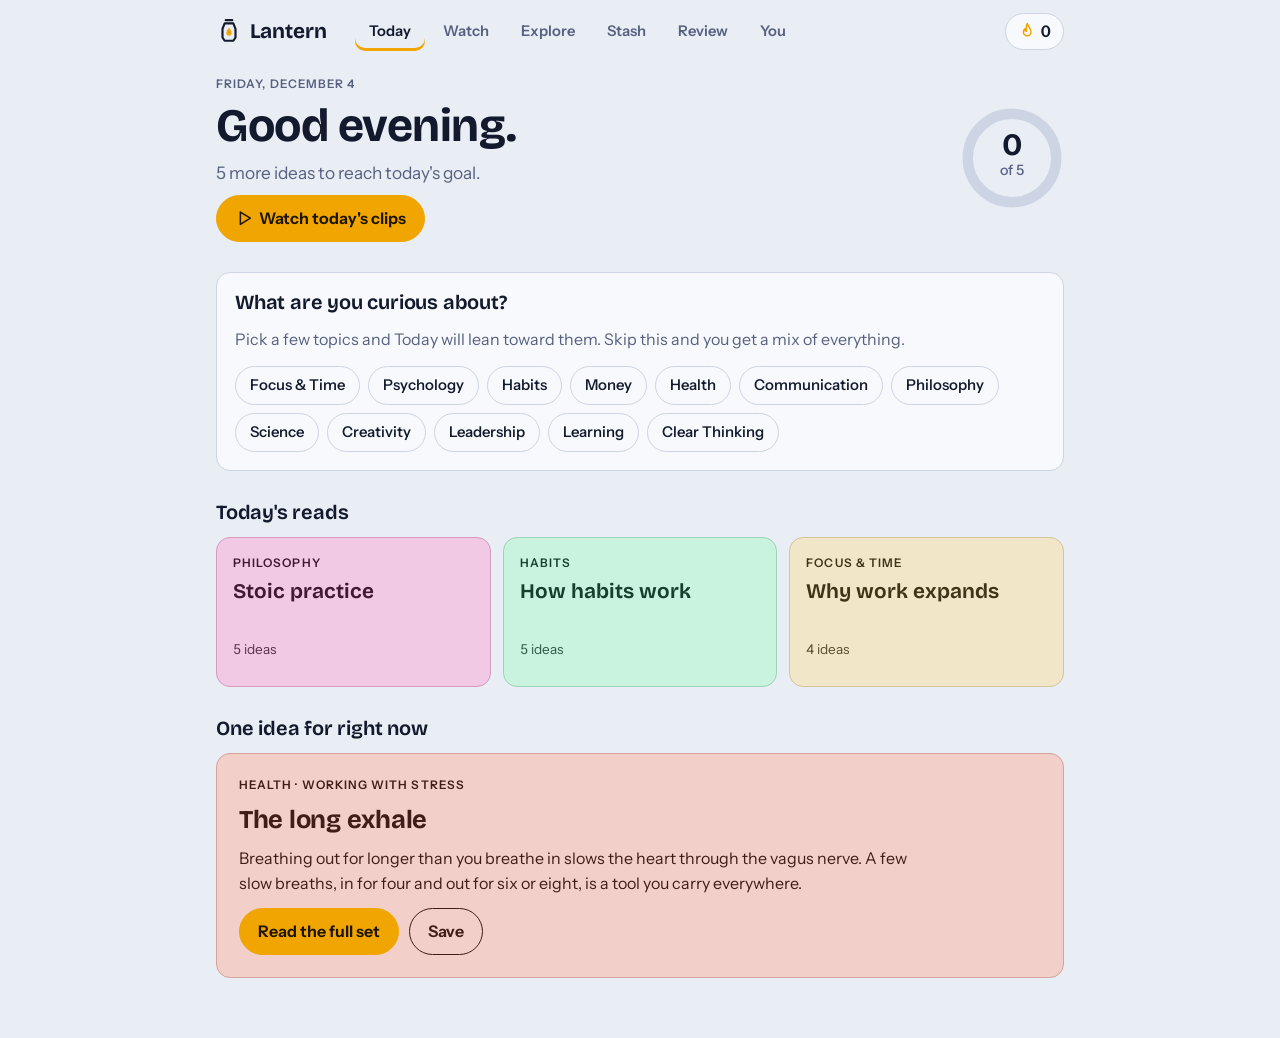
<file: lantern/index.html>
<!doctype html>
<html lang="en">
<head>
<meta charset="utf-8">
<meta name="viewport" content="width=device-width,initial-scale=1,viewport-fit=cover">
<meta name="description" content="Lantern: free bite-sized idea cards with unlimited saving, listening, and spaced review.">
<meta name="theme-color" content="#f0a500">
<style>html,body{margin:0}[hidden]{display:none!important}:root{padding:env(safe-area-inset-top,0) 0 env(safe-area-inset-bottom,0)}</style>
</head>
<body>
<title>Lantern</title>
<meta name="claude:viewport-fit-sides" content="cover">
<link rel="stylesheet" href="https://fonts.googleapis.com/css2?family=Bricolage+Grotesque:opsz,wght@12..96,500..800&family=Instrument+Sans:wght@400..700&display=swap">
<style>
/* Layout: one reading column on cool paper; every idea is an index card tinted by its topic hue.
   The amber lantern glow is the only accent and marks progress and primary actions. */
:root {
  --bg: #e9edf4;
  --surface: #f8f9fc;
  --ink: #131a2e;
  --muted: #566080;
  --line: #cdd4e3;
  --glow: #f0a500;
  --glow-ink: #1d1500;
  --danger: #b3261e;
  --tint-s: 62%;
  --tint-l: 87%;
  --tint-ink-l: 17%;
  --tint-edge-l: 72%;
  --display: "Bricolage Grotesque", "Avenir Next Condensed", "Trebuchet MS", system-ui, sans-serif;
  --text: "Instrument Sans", "Segoe UI", system-ui, -apple-system, sans-serif;
  --r: 14px;
}
@media (prefers-color-scheme: dark) {
  :root:not([data-theme="light"]) {
    --bg: #0d111e; --surface: #161b2e; --ink: #edf0f9; --muted: #9aa4c2; --line: #2b3352;
    --glow: #ffbd2e; --glow-ink: #1d1500; --danger: #ff8a80;
    --tint-s: 38%; --tint-l: 19%; --tint-ink-l: 92%; --tint-edge-l: 34%;
    color-scheme: dark;
  }
}
:root[data-theme="dark"] {
  --bg: #0d111e; --surface: #161b2e; --ink: #edf0f9; --muted: #9aa4c2; --line: #2b3352;
  --glow: #ffbd2e; --glow-ink: #1d1500; --danger: #ff8a80;
  --tint-s: 38%; --tint-l: 19%; --tint-ink-l: 92%; --tint-edge-l: 34%;
  color-scheme: dark;
}

*, *::before, *::after { box-sizing: border-box; }
html { -webkit-text-size-adjust: 100%; }
body {
  margin: 0; background: var(--bg); color: var(--ink);
  font: 400 1rem/1.55 var(--text);
}
body.locked { overflow: hidden; }
body::before { content: ""; position: fixed; inset: 0 0 auto; height: env(safe-area-inset-top, 0px); z-index: 10; background: var(--bg); }
h1, h2, h3 { font-family: var(--display); text-wrap: balance; margin: 0; line-height: 1.1; letter-spacing: -0.01em; }
h1 { font-size: clamp(2rem, 6vw, 2.9rem); font-weight: 700; }
h2 { font-size: 1.25rem; font-weight: 650; }
p { margin: 0; }
button, input, textarea { font: inherit; color: inherit; }
button { cursor: pointer; }
:focus-visible { outline: 3px solid var(--glow); outline-offset: 2px; }
.sr { position: absolute; width: 1px; height: 1px; overflow: hidden; clip-path: inset(50%); }
.ic { width: 1.15em; height: 1.15em; flex: none; vertical-align: -0.18em; }
.muted { color: var(--muted); }
.small { font-size: 0.85rem; }
.eyebrow { font-size: 0.74rem; font-weight: 600; letter-spacing: 0.09em; text-transform: uppercase; }
.lede { font-size: 1.08rem; color: var(--muted); max-width: 60ch; }
.error { color: var(--danger); font-weight: 600; }
.row { display: flex; flex-wrap: wrap; gap: 10px; align-items: center; }

/* shell */
.shell {
  max-width: 880px; margin: 0 auto;
  padding-left: max(16px, env(safe-area-inset-left, 0px));
  padding-right: max(16px, env(safe-area-inset-right, 0px));
  padding-block: 0 110px;
}
.top {
  position: sticky; top: env(safe-area-inset-top, 0px); z-index: 5;
  display: flex; align-items: center; gap: 16px;
  padding-block: 12px; background: var(--bg);
}
.brand { display: flex; align-items: center; gap: 8px; color: var(--ink); text-decoration: none; font: 700 1.3rem var(--display); margin-right: auto; }
.brand svg { width: 26px; height: 26px; }
.brand .flame { fill: var(--glow); }
.streak { display: inline-flex; align-items: center; gap: 5px; padding: 5px 12px; border-radius: 99px; background: var(--surface); border: 1px solid var(--line); color: var(--ink); text-decoration: none; font-weight: 600; font-variant-numeric: tabular-nums; }
.streak .ic { color: var(--glow); }
.tabs {
  position: fixed; left: 0; right: 0; bottom: 0; z-index: 6;
  display: flex; justify-content: space-around;
  background: var(--surface); border-top: 1px solid var(--line);
  padding: 6px max(8px, env(safe-area-inset-right, 0px)) calc(6px + env(safe-area-inset-bottom, 0px)) max(8px, env(safe-area-inset-left, 0px));
}
.tabs a { position: relative; flex: 1; text-align: center; padding: 10px 4px; border-radius: 10px; color: var(--muted); text-decoration: none; font-weight: 600; font-size: 0.92rem; }
.tabs a[aria-current="page"] { color: var(--ink); box-shadow: inset 0 -3px 0 var(--glow); }
.badge { display: inline-block; margin-left: 5px; min-width: 1.4em; padding: 0 5px; border-radius: 99px; background: var(--glow); color: var(--glow-ink); font-size: 0.72rem; line-height: 1.4em; font-variant-numeric: tabular-nums; }
@media (min-width: 760px) {
  .shell { padding-block: 0 60px; }
  .tabs { position: static; background: none; border: 0; padding: 0; gap: 4px; }
  .tabs a { flex: none; padding: 8px 14px; }
  .brand { margin-right: 12px; }
  .streak { margin-left: auto; }
}

#view { display: flex; flex-direction: column; gap: 30px; padding-top: 12px; }
#view > section { display: flex; flex-direction: column; gap: 14px; }

/* buttons, chips, fields */
.btn { display: inline-flex; align-items: center; justify-content: center; gap: 6px; padding: 10px 18px; border-radius: 99px; border: 1.5px solid var(--glow); background: var(--glow); color: var(--glow-ink); font-weight: 650; text-decoration: none; }
.btn.ghost { background: transparent; color: var(--ink); border-color: var(--line); }
.btn:disabled { opacity: 0.6; cursor: progress; }
.btn.file { cursor: pointer; }
.btn.file input { position: absolute; width: 1px; height: 1px; opacity: 0; }
.btn.file:focus-within { outline: 3px solid var(--glow); outline-offset: 2px; }
.link { background: none; border: 0; padding: 0; color: var(--ink); text-decoration: underline; text-underline-offset: 3px; }
.link.danger { color: var(--danger); }
.chips { display: flex; flex-wrap: wrap; gap: 8px; }
.chip { display: inline-flex; align-items: center; gap: 5px; padding: 7px 14px; border-radius: 99px; border: 1.5px solid var(--line); background: var(--surface); font-weight: 550; font-size: 0.93rem; }
.chip.small { padding: 4px 11px; font-size: 0.82rem; }
.chip.dashed { border-style: dashed; background: transparent; }
.chip.on { background: var(--ink); color: var(--bg); border-color: var(--ink); }
.chip[style].on { background: hsl(var(--h) var(--tint-s) var(--tint-l)); color: hsl(var(--h) 45% var(--tint-ink-l)); border-color: hsl(var(--h) 45% var(--tint-ink-l)); }
input[type="text"], input[type="search"], textarea {
  width: 100%; min-width: 0; padding: 11px 14px; border-radius: var(--r);
  border: 1.5px solid var(--line); background: var(--surface);
}
.row > input { flex: 1 1 220px; width: auto; }
textarea { resize: vertical; }
.panel { background: var(--surface); border: 1px solid var(--line); border-radius: var(--r); padding: 18px; display: flex; flex-direction: column; gap: 12px; }

/* today */
.hero { display: flex; flex-direction: row !important; align-items: center; justify-content: space-between; gap: 16px; }
.hero-text { display: flex; flex-direction: column; gap: 8px; min-width: 0; }
.hero .eyebrow { color: var(--muted); }
.ring { width: 104px; height: 104px; flex: none; }
.ring-bg { stroke: var(--line); }
.ring-fg { stroke: var(--glow); transition: stroke-dashoffset 0.5s ease; }
.ring-n { font: 700 24px var(--display); fill: var(--ink); }
.ring-g { font: 500 11px var(--text); fill: var(--muted); }
.nudge { display: flex; flex-wrap: wrap; gap: 4px 10px; padding: 14px 18px; border-radius: var(--r); background: var(--glow); color: var(--glow-ink); text-decoration: none; }
.nudge.static { background: var(--surface); color: var(--ink); border: 1px solid var(--line); }

/* topic-tinted objects */
.deck, .feature, .idea, .card {
  background: hsl(var(--h, 220) var(--tint-s) var(--tint-l));
  color: hsl(var(--h, 220) 45% var(--tint-ink-l));
  border: 1px solid hsl(var(--h, 220) 40% var(--tint-edge-l));
}
.decks { display: grid; grid-template-columns: repeat(auto-fill, minmax(230px, 1fr)); gap: 12px; }
.deck { display: flex; flex-direction: column; gap: 8px; text-align: left; padding: 16px 16px 14px; border-radius: var(--r); min-height: 150px; width: 100%; transition: transform 0.15s ease; }
.deck:hover { transform: translateY(-2px); }
.deck-title { font: 650 1.3rem/1.15 var(--display); text-wrap: balance; }
.deck-meta { margin-top: auto; font-size: 0.85rem; opacity: 0.85; font-variant-numeric: tabular-nums; }
.deck-bar { height: 4px; border-radius: 4px; background: hsl(var(--h, 220) 40% var(--tint-edge-l)); overflow: hidden; }
.deck-bar i { display: block; height: 100%; background: currentColor; }
.deck-wrap { position: relative; }
.mini { position: absolute; top: 8px; right: 8px; width: 34px; height: 34px; border-radius: 50%; border: 1px solid var(--line); background: var(--surface); color: var(--muted); display: grid; place-items: center; }
.mini.armed { background: var(--danger); color: var(--surface); border-color: var(--danger); }
.feature { border-radius: var(--r); padding: 22px; display: flex; flex-direction: column; gap: 12px; }
.feature h3 { font-size: 1.6rem; }
.feature p { max-width: 62ch; }
.feature .btn.ghost, .card .btn.ghost { color: inherit; border-color: currentColor; }
.ideas { display: grid; gap: 10px; }
.idea { border-radius: var(--r); }
.idea-main { display: flex; flex-direction: column; gap: 6px; width: 100%; text-align: left; padding: 14px 16px; background: none; border: 0; color: inherit; border-radius: var(--r); }
.idea-title { font: 650 1.12rem/1.2 var(--display); }
.idea-body { display: -webkit-box; -webkit-line-clamp: 2; -webkit-box-orient: vertical; overflow: hidden; font-size: 0.94rem; opacity: 0.9; }
.idea-note { font-size: 0.88rem; font-style: italic; }
.empty { display: flex; flex-direction: column; align-items: flex-start; gap: 10px; padding: 22px; border: 1.5px dashed var(--line); border-radius: var(--r); }
.search input { font-size: 1.05rem; }

/* you */
.stats { display: grid !important; grid-template-columns: repeat(auto-fit, minmax(120px, 1fr)); gap: 10px; }
.stats div { background: var(--surface); border: 1px solid var(--line); border-radius: var(--r); padding: 14px 16px; display: flex; flex-direction: column; }
.stats b { font: 700 2rem/1.1 var(--display); font-variant-numeric: tabular-nums; }
.stats span { color: var(--muted); font-size: 0.88rem; }
.heat { display: grid; grid-template-rows: repeat(7, 1fr); grid-auto-flow: column; grid-auto-columns: 1fr; gap: 4px; max-width: 420px; }
.heat i { aspect-ratio: 1; border-radius: 4px; background: var(--line); }
.heat .l1 { background: color-mix(in srgb, var(--glow) 35%, var(--line)); }
.heat .l2 { background: color-mix(in srgb, var(--glow) 65%, var(--line)); }
.heat .l3 { background: var(--glow); }
.heat .lf { background: transparent; border: 1px dashed var(--line); }

/* reader */
.reader {
  position: fixed; inset: 0; z-index: 20; background: var(--bg);
  display: flex; flex-direction: column; gap: 10px;
  padding: calc(12px + env(safe-area-inset-top, 0px)) max(16px, env(safe-area-inset-right, 0px)) calc(12px + env(safe-area-inset-bottom, 0px)) max(16px, env(safe-area-inset-left, 0px));
}
.reader:focus { outline: none; }
.reader-top { display: flex; align-items: center; gap: 12px; max-width: 760px; width: 100%; margin: 0 auto; }
.progress { flex: 1; display: flex; gap: 4px; }
.progress i { flex: 1; height: 5px; border-radius: 5px; background: var(--line); }
.progress i.done { background: var(--ink); }
.progress i.now { background: var(--glow); }
.round { width: 42px; height: 42px; flex: none; border-radius: 50%; border: 1.5px solid var(--line); background: var(--surface); display: grid; place-items: center; }
.round:disabled { opacity: 0.35; cursor: default; }
.reader-stage { flex: 1; min-height: 0; display: flex; align-items: center; gap: 12px; max-width: 760px; width: 100%; margin: 0 auto; }
.reader-body { flex: 1; min-width: 0; max-height: 100%; overflow-y: auto; border-radius: 22px; }
.card { border-radius: 22px; padding: clamp(22px, 5vw, 40px); display: flex; flex-direction: column; gap: 16px; min-height: min(58vh, 460px); animation: rise 0.22s ease; }
.card h2 { font-size: clamp(1.75rem, 6vw, 2.6rem); font-weight: 700; }
.card-body { font-size: clamp(1.08rem, 2.6vw, 1.22rem); line-height: 1.6; max-width: 58ch; }
.card-src { margin-top: auto; font-size: 0.84rem; opacity: 0.8; }
.card.end { background: var(--surface); color: var(--ink); border-color: var(--line); justify-content: center; }
.stash-pick { display: flex; flex-wrap: wrap; gap: 6px; align-items: center; }
.stash-pick .muted, .note .muted { color: inherit; opacity: 0.8; }
.note { display: flex; flex-direction: column; gap: 4px; }
.side { display: none; }
@media (min-width: 700px) { .side { display: grid; } }
.reader-actions { display: flex; align-items: center; gap: 6px; max-width: 760px; width: 100%; margin: 0 auto; }
.tool { display: flex; flex-direction: column; align-items: center; gap: 2px; min-width: 58px; padding: 7px 8px; border-radius: 12px; border: 0; background: none; font-size: 0.76rem; font-weight: 600; color: var(--muted); }
.tool .ic { width: 22px; height: 22px; }
.tool.on { color: var(--ink); }
.tool.on .ic { fill: var(--glow); stroke: var(--ink); }
.next-btn { margin-left: auto; padding-inline: 28px; }
.share-wrap { position: relative; }
.menu { position: absolute; bottom: calc(100% + 6px); left: 0; z-index: 2; min-width: 190px; display: flex; flex-direction: column; background: var(--surface); border: 1px solid var(--line); border-radius: 12px; padding: 5px; box-shadow: 0 10px 30px rgb(0 0 0 / 0.18); }
.menu button { text-align: left; padding: 10px 12px; border: 0; background: none; border-radius: 8px; }
.menu button:hover { background: var(--bg); }
.toast { position: fixed; left: 50%; bottom: calc(96px + env(safe-area-inset-bottom, 0px)); transform: translateX(-50%); z-index: 30; max-width: min(92vw, 420px); padding: 10px 18px; border-radius: 99px; background: var(--ink); color: var(--bg); font-weight: 550; text-align: center; }
@keyframes rise { from { transform: translateY(8px); opacity: 0.6; } to { transform: none; opacity: 1; } }
@media (prefers-reduced-motion: reduce) { * { animation: none !important; transition: none !important; } }

/* watch mode: a deliberately dark, single-look video stage */
.btn.big { padding: 14px 26px; font-size: 1.08rem; }
.watch { position: fixed; inset: 0; z-index: 25; background: #05070d; display: flex; justify-content: center; }
.watch:focus { outline: none; }
.w-stage { position: relative; height: 100%; }
.w-stage canvas { display: block; width: 100%; height: 100%; cursor: pointer; }
.w-btn { display: flex; flex-direction: column; align-items: center; gap: 2px; min-width: 52px; padding: 8px 6px; border: 0; border-radius: 14px; background: rgb(0 0 0 / 0.38); color: #fff; font-size: 0.7rem; font-weight: 600; }
.w-btn .ic { width: 24px; height: 24px; }
.w-btn.on .ic { color: #ffbd2e; }
#w-save.on .ic { fill: #ffbd2e; }
.w-close { position: absolute; top: calc(34px + env(safe-area-inset-top, 0px)); right: max(10px, env(safe-area-inset-right, 0px)); min-width: 0; padding: 9px; border-radius: 50%; }
.w-rail { position: absolute; right: max(10px, env(safe-area-inset-right, 0px)); bottom: calc(96px + env(safe-area-inset-bottom, 0px)); display: flex; flex-direction: column; gap: 10px; }
.w-paused { position: absolute; left: 50%; top: 50%; transform: translate(-50%, -50%); padding: 12px 20px; border-radius: 99px; background: rgb(0 0 0 / 0.62); color: #fff; font-weight: 600; text-align: center; cursor: pointer; max-width: 80%; }
.tool { min-width: 48px; }
@media (max-width: 759px) { .tabs a { font-size: 0.84rem; padding-inline: 2px; } .next-btn { padding-inline: 18px; } }
</style>
<div class="shell">
  <header class="top">
    <a class="brand" href="#today" aria-label="Lantern, go to Today">
      <svg viewBox="0 0 24 24" aria-hidden="true"><path d="M9 2h6M8 5h8l2 5v8l-2 3H8l-2-3v-8z" fill="none" stroke="currentColor" stroke-width="2" stroke-linejoin="round" stroke-linecap="round"/><path d="M12 9c1.6 2 2.4 3.3 2.4 4.8a2.4 2.4 0 01-4.8 0c0-1.5.8-2.8 2.4-4.8z" class="flame"/></svg>
      <span>Lantern</span>
    </a>
    <nav class="tabs" aria-label="Sections">
      <a href="#today" data-nav="today">Today</a>
      <a href="#watch" data-nav="watch">Watch</a>
      <a href="#explore" data-nav="explore">Explore</a>
      <a href="#library" data-nav="library">Stash</a>
      <a href="#review" data-nav="review">Review<span id="due-badge" class="badge" hidden></span></a>
      <a href="#you" data-nav="you">You</a>
    </nav>
    <a class="streak" id="streak" href="#you"></a>
  </header>
  <main id="view"></main>
</div>

<div id="reader" class="reader" role="dialog" aria-modal="true" aria-label="Idea reader" tabindex="-1" hidden>
  <div class="reader-top">
    <div id="reader-progress" class="progress" aria-hidden="true"></div>
    <button class="round" data-a="close-reader" aria-label="Close reader"><svg class="ic" viewBox="0 0 24 24" aria-hidden="true" fill="none" stroke="currentColor" stroke-width="2" stroke-linecap="round"><path d="M5 5l14 14M19 5L5 19"/></svg></button>
  </div>
  <div class="reader-stage">
    <button class="round side" id="rd-prev" data-a="prev" aria-label="Previous idea"><svg class="ic" viewBox="0 0 24 24" aria-hidden="true" fill="none" stroke="currentColor" stroke-width="2" stroke-linecap="round" stroke-linejoin="round"><path d="M15 4l-8 8 8 8"/></svg></button>
    <div id="reader-body" class="reader-body"></div>
    <button class="round side" id="rd-next" data-a="next" aria-label="Next idea"><svg class="ic" viewBox="0 0 24 24" aria-hidden="true" fill="none" stroke="currentColor" stroke-width="2" stroke-linecap="round" stroke-linejoin="round"><path d="M9 4l8 8-8 8"/></svg></button>
  </div>
  <div id="reader-actions" class="reader-actions">
    <button class="tool" id="act-save" data-a="save"><svg class="ic" viewBox="0 0 24 24" aria-hidden="true" fill="none" stroke="currentColor" stroke-width="2" stroke-linejoin="round"><path d="M6 3h12v18l-6-4.5L6 21z"/></svg><span class="lbl">Save</span></button>
    <button class="tool" id="act-listen" data-a="listen"></button>
    <button class="tool" data-a="note"><svg class="ic" viewBox="0 0 24 24" aria-hidden="true" fill="none" stroke="currentColor" stroke-width="2" stroke-linejoin="round" stroke-linecap="round"><path d="M4 20h4L20 8l-4-4L4 16zM14 6l4 4"/></svg><span class="lbl">Note</span></button>
    <button class="tool" data-a="watch-here"><svg class="ic" viewBox="0 0 24 24" aria-hidden="true" fill="none" stroke="currentColor" stroke-width="2" stroke-linejoin="round"><rect x="3" y="4" width="18" height="16" rx="3"/><path d="M10 9l5 3-5 3z"/></svg><span class="lbl">Watch</span></button>
    <div class="share-wrap">
      <button class="tool" data-a="share" aria-haspopup="true"><svg class="ic" viewBox="0 0 24 24" aria-hidden="true" fill="none" stroke="currentColor" stroke-width="2" stroke-linejoin="round" stroke-linecap="round"><path d="M12 15V3m0 0L7.5 7.5M12 3l4.5 4.5M5 13v7h14v-7"/></svg><span class="lbl">Share</span></button>
      <div id="share-menu" class="menu" hidden>
        <button data-a="share-copy">Copy as text</button>
        <button data-a="share-image">Download as image</button>
      </div>
    </div>
    <button class="btn next-btn" data-a="next">Next</button>
  </div>
</div>
<div id="watch" class="watch" role="dialog" aria-modal="true" aria-label="Clip player" tabindex="-1" hidden>
  <div id="watch-stage" class="w-stage">
    <canvas id="watch-canvas" data-a="watch-toggle" aria-hidden="true"></canvas>
    <p id="watch-live" class="sr" aria-live="polite"></p>
    <p id="watch-paused" class="w-paused" data-a="watch-toggle" hidden></p>
    <button class="w-btn w-close" data-a="watch-close" aria-label="Close player"><svg class="ic" viewBox="0 0 24 24" aria-hidden="true" fill="none" stroke="currentColor" stroke-width="2" stroke-linecap="round" stroke-linejoin="round"><path d="M5 5l14 14M19 5L5 19"/></svg></button>
    <div class="w-rail">
      <button class="w-btn" id="w-save" data-a="watch-save"><svg class="ic" viewBox="0 0 24 24" aria-hidden="true" fill="none" stroke="currentColor" stroke-width="2" stroke-linecap="round" stroke-linejoin="round"><path d="M6 3h12v18l-6-4.5L6 21z"/></svg><span class="lbl">Save</span></button>
      <button class="w-btn" id="w-sound" data-a="watch-sound"><svg class="ic" viewBox="0 0 24 24" aria-hidden="true" fill="none" stroke="currentColor" stroke-width="2" stroke-linecap="round" stroke-linejoin="round"><path d="M4 9v6h4l5 4V5L8 9zM17 9a4 4 0 010 6"/></svg><span class="lbl">Sound on</span></button>
      <button class="w-btn" id="w-export" data-a="watch-export"><svg class="ic" viewBox="0 0 24 24" aria-hidden="true" fill="none" stroke="currentColor" stroke-width="2" stroke-linecap="round" stroke-linejoin="round"><path d="M12 3v12m0 0l-4.5-4.5M12 15l4.5-4.5M5 19h14"/></svg><span class="lbl">Get video</span></button>
      <button class="w-btn" data-a="watch-prev" aria-label="Previous clip"><svg class="ic" viewBox="0 0 24 24" aria-hidden="true" fill="none" stroke="currentColor" stroke-width="2" stroke-linecap="round" stroke-linejoin="round"><path d="M5 15l7-7 7 7"/></svg></button>
      <button class="w-btn" data-a="watch-next" aria-label="Next clip"><svg class="ic" viewBox="0 0 24 24" aria-hidden="true" fill="none" stroke="currentColor" stroke-width="2" stroke-linecap="round" stroke-linejoin="round"><path d="M5 9l7 7 7-7"/></svg></button>
    </div>
  </div>
</div>
<div id="toast" class="toast" role="status" hidden></div>

<script>
// Lantern's built-in library. Every card is original writing that explains a
// well-known concept in plain words. `by` credits where the concept comes from.
const TOPICS = [
  { id: "focus", name: "Focus & Time", hue: 42 },
  { id: "mind", name: "Psychology", hue: 268 },
  { id: "habits", name: "Habits", hue: 152 },
  { id: "money", name: "Money", hue: 96 },
  { id: "health", name: "Health", hue: 8 },
  { id: "talk", name: "Communication", hue: 204 },
  { id: "phil", name: "Philosophy", hue: 320 },
  { id: "sci", name: "Science", hue: 182 },
  { id: "make", name: "Creativity", hue: 24 },
  { id: "lead", name: "Leadership", hue: 228 },
  { id: "learn", name: "Learning", hue: 128 },
  { id: "think", name: "Clear Thinking", hue: 296 },
];

const DECKS = [
  // ---------- Focus & Time ----------
  { id: "deepwork", topic: "focus", t: "Protecting deep work", by: "Concept popularised by Cal Newport", ideas: [
    ["Two kinds of work", "Deep work is hard, concentrated effort that produces something new. Shallow work is logistics: email, scheduling, status updates. Both are necessary, but only the first one builds skill and produces results people remember. Most calendars are arranged as if the opposite were true."],
    ["Attention residue", "When you switch tasks, part of your mind stays on the previous one for a while. A quick glance at a message costs more than the seconds it takes, because the next twenty minutes are done with a divided mind. Fewer switches gives you more of your own brain."],
    ["Schedule the depth, not the leftovers", "Waiting for a free afternoon means deep work never happens. Put a fixed block on the calendar, the same way you would for a meeting with someone you respect. Ninety minutes most days beats a heroic all-nighter once a month."],
    ["Make starting cheap", "A ritual removes the decision of how to begin. Same place, same drink, phone in another room, a written line saying what done looks like for this session. The less you have to decide at the start, the sooner real thinking begins."],
    ["Boredom is training", "If every idle moment gets filled by a screen, the brain learns that it never has to tolerate low stimulation. Then it rebels when asked to concentrate. Standing in a queue with nothing to look at is practice for staying with a hard problem."],
  ]},
  { id: "pareto", topic: "focus", t: "The 80/20 pattern", by: "Vilfredo Pareto's observation, applied", ideas: [
    ["Effort and results are not evenly matched", "In many systems a small share of causes produces most of the effect. A few customers bring most revenue, a few bugs cause most crashes, a few habits drive most of your health. The exact split varies, but the lopsidedness shows up again and again."],
    ["Find your vital few", "List what you did last month and mark what actually moved something forward. The marked items are usually a short list. Your job is to do more of those, and to notice how much of the rest could be done worse, later, or never."],
    ["The last 20% costs the most", "Getting something from good to perfect often takes as long as getting it from nothing to good. Sometimes perfect matters, as with a parachute. Often it does not. Decide in advance how good this particular thing needs to be."],
    ["It works in reverse too", "A few sources produce most of your stress: one client, one recurring meeting, one unresolved decision. Removing the worst source of friction frequently helps more than adding a new productivity trick."],
  ]},
  { id: "eisen", topic: "focus", t: "Urgent versus important", by: "The Eisenhower matrix", ideas: [
    ["Two questions, four boxes", "Ask of any task: does it matter, and is it due now? Important and urgent gets done. Important but not urgent gets scheduled. Urgent but unimportant gets delegated or done quickly. Neither gets dropped."],
    ["The quiet quadrant is where life improves", "Exercise, learning, planning, and relationships are important and almost never urgent. Nothing forces you to do them today, so they slide. People who seem ahead usually just protect time for this box."],
    ["Urgency is loud", "A ringing phone feels more pressing than a goal you set in January. Urgency is a feeling produced by deadlines and other people. Importance is a judgement you have to make yourself. Train yourself to pause between the feeling and the action."],
    ["Crises are often old neglect", "Many emergencies were once important, non-urgent tasks that got postponed. The car that breaks down missed its service. Doing the quiet work early is how you reduce the number of fires later."],
  ]},
  { id: "parkinson", topic: "focus", t: "Why work expands", by: "Parkinson's law and time boxing", ideas: [
    ["Work fills the time you give it", "Give a task a week and it takes a week. Give it two days and it usually still gets done. A long deadline invites extra polishing, extra worrying, and a late start. A tight one forces you to choose what matters."],
    ["Time boxing", "Decide how long something deserves before you begin, then stop when the time is up. You swap the question of when it will be finished for the question of what is the best version you can make in forty minutes."],
    ["The planning fallacy", "People underestimate how long their own tasks will take, even when they know that similar tasks ran late before. A simple correction is to ask how long this kind of thing took last time, and trust that number over your optimism."],
    ["Leave slack on purpose", "A schedule with no gaps breaks at the first surprise. Leaving a fifth of your day unassigned is what lets the rest of the plan survive contact with reality."],
  ]},

  // ---------- Psychology ----------
  { id: "twosystems", topic: "mind", t: "Fast and slow thinking", by: "Daniel Kahneman and Amos Tversky's research", ideas: [
    ["Two modes of mind", "One mode is quick, automatic, and effortless. It recognises faces and finishes familiar phrases. The other is slow and deliberate. It does long division and compares insurance plans. The quick mode runs most of the day, and it is usually good enough."],
    ["The lazy controller", "Careful thinking uses real effort, so the mind avoids it when it can. If a quick answer comes to mind and feels right, we tend to accept it without checking. Feeling certain and being correct are different things."],
    ["What you see is all there is", "We build confident stories from whatever information happens to be in front of us, and rarely ask what is missing. A candidate who interviews well seems competent. Before deciding, ask what you would want to know that you have not been shown."],
    ["Anchoring", "The first number you hear pulls your estimate toward it, even when it is arbitrary. This is why the opening offer in a negotiation matters, and why a crossed-out higher price makes the sale price feel like a bargain."],
    ["Losses weigh more than gains", "Losing fifty feels worse than finding fifty feels good. This makes people hold bad investments too long, avoid reasonable risks, and fight harder to keep what they have than to get something better."],
  ]},
  { id: "biases", topic: "mind", t: "Biases worth knowing", by: "Cognitive psychology research", ideas: [
    ["Confirmation bias", "We notice and remember evidence that agrees with what we already believe, and explain away the rest. The practical fix is to search deliberately for the strongest case against your view before you commit to it."],
    ["Availability", "Things that come to mind easily feel more common than they are. Plane crashes are vivid and reported, so flying feels riskier than driving. When judging how likely something is, ask whether you are counting cases or just recalling a memorable one."],
    ["The sunk cost trap", "Money and time already spent cannot be recovered, so they should not affect what you do next. Yet people finish bad films and keep funding failing projects because stopping feels like admitting waste. Ask only what the best choice is from here."],
    ["Hindsight", "Once we know how something turned out, it feels as though it was obvious all along. This makes us judge past decisions by their results instead of by what could reasonably have been known at the time."],
    ["Fundamental attribution error", "When someone else cuts in line we assume they are rude. When we do it, we know we were late for a good reason. We explain other people by their character and ourselves by our circumstances."],
  ]},
  { id: "mindset", topic: "mind", t: "Fixed and growth mindsets", by: "Carol Dweck's research", ideas: [
    ["Two beliefs about ability", "Some people treat talent as a fixed amount you either have or lack. Others treat it as something that grows with practice. The belief you hold shapes how you respond to difficulty far more than your current skill does."],
    ["What failure means", "With a fixed view, a bad result is a verdict on who you are, so you avoid situations where you might fail. With a growth view, the same result is information about what to work on next."],
    ["Praise the process", "Telling a child they are clever teaches them to protect that label by avoiding hard things. Praising effort, strategy, and persistence teaches them that those are the things under their control."],
    ["The word yet", "Saying you cannot do something states a permanent fact. Adding the word yet turns it into a position on a path. It is a small change in wording that keeps the door open."],
  ]},
  { id: "flow", topic: "mind", t: "The state of flow", by: "Mihaly Csikszentmihalyi's research", ideas: [
    ["Absorption", "Flow is the state of being so involved in an activity that time seems to change speed and self-consciousness fades. People describe it in climbing, coding, surgery, music, and conversation. They also describe it as among the best moments of their lives."],
    ["The challenge has to fit", "Flow appears when a task is slightly harder than your current skill. Too easy and you are bored. Too hard and you are anxious. As you improve, the task must get harder to stay in the channel."],
    ["Clear goals, quick feedback", "Activities that produce flow tell you what you are trying to do and whether you are doing it. A rock face does this. So does a musical phrase. Vague work with delayed feedback rarely does, unless you build the feedback in yourself."],
    ["Enjoyment is active", "Passive pleasures like scrolling are easy to start and leave little behind. Flow activities take effort to begin and feel better afterwards. That first bit of resistance is the price of entry."],
  ]},

  // ---------- Habits ----------
  { id: "habitloop", topic: "habits", t: "How habits work", by: "Behavioural research; popularised by Charles Duhigg and James Clear", ideas: [
    ["Cue, routine, reward", "A habit starts with a trigger, runs a routine, and ends with something the brain likes. After enough repetitions the trigger alone creates a craving for the reward. To change a habit you have to work on one of these three parts."],
    ["Make it obvious", "Behaviour follows what is in front of you. Fruit on the counter gets eaten. A guitar on a stand gets played. Rearranging your surroundings is easier than relying on willpower, because the surroundings work even when you are tired."],
    ["Start smaller than seems useful", "A habit must exist before it can improve. Two minutes of reading, one push-up, one sentence in a journal. The aim at first is to become someone who shows up. Volume comes later."],
    ["Stack it on something you already do", "Attach a new behaviour to an established one. After I pour my coffee, I write my three priorities. The old habit provides the cue for free, so you do not have to remember."],
    ["Never miss twice", "One missed day changes nothing. Two in a row is the beginning of a new pattern. When you slip, the only goal is to get the next repetition done, however small."],
  ]},
  { id: "identity", topic: "habits", t: "Habits and identity", by: "Ideas from James Clear and behavioural psychology", ideas: [
    ["Outcomes, processes, identity", "You can aim at a result, such as losing weight. You can aim at a process, such as cooking at home. Or you can aim at being a certain kind of person, such as someone who looks after their body. The last one lasts longest."],
    ["Every action is a vote", "Each time you write a page, you add evidence that you are a writer. No single vote decides it, but the tally adds up. You do not need to be perfect. You need a majority."],
    ["Small gains compound", "Improving by a tiny amount each day feels like nothing for a long time, then becomes visible all at once. The same is true in reverse for small neglects. Habits are the compound interest of behaviour."],
    ["The plateau of latent potential", "Early effort often shows no result, like heating ice from minus ten to minus one. Nothing appears to happen until the threshold is crossed. Most people quit in the stretch just before it."],
  ]},
  { id: "willpower", topic: "habits", t: "Designing for low willpower", by: "Behavioural design; B.J. Fogg and others", ideas: [
    ["Friction decides", "Each extra step between you and an action makes it less likely. Add steps to habits you want less of: log out, put the snacks on a high shelf. Remove steps from habits you want more of: lay out the running shoes the night before."],
    ["Motivation is unreliable", "Motivation rises and falls with sleep, mood, and weather. A plan that only works on good days fails on most days. Design the behaviour so that it is doable on your worst day."],
    ["Decide in advance", "A plan in the form of when X happens I will do Y removes the moment of choice. People who write down when and where they will exercise are far more likely to do it than people who only intend to."],
    ["Temptation bundling", "Pair something you should do with something you want to do. Only listen to a favourite podcast while walking. The want pulls the should along with it."],
  ]},

  // ---------- Money ----------
  { id: "compound", topic: "money", t: "Compounding", by: "Basic finance", ideas: [
    ["Growth on growth", "When returns are reinvested, each year's gain is calculated on a larger base than the last. The curve looks flat for years and then bends upward steeply. Most of the final amount arrives in the last third of the time."],
    ["Time beats amount", "Someone who invests modestly from twenty-five can end up with more than someone who invests twice as much from forty. The early starter has less money in but more years for it to work. The most valuable input is an early start."],
    ["The rule of 72", "Divide 72 by an annual growth rate to estimate how many years it takes to double. At 6% money doubles in about twelve years. At 3% it takes twenty-four. The same sum tells you how fast inflation halves your purchasing power."],
    ["Fees compound too", "A yearly fee of two percent sounds small, but it is taken from the whole balance every year. Over several decades it can consume a large share of the final sum. Low costs are one of the few things an investor fully controls."],
    ["Do not interrupt it", "Compounding only works if it is left alone. Selling in a panic and waiting to get back in breaks the chain. The investors who do best are often the ones who look least."],
  ]},
  { id: "enough", topic: "money", t: "The psychology of money", by: "Themes from behavioural finance", ideas: [
    ["Behaviour matters more than knowledge", "Financial success depends less on what you know than on how you act. A modest earner who saves steadily and stays calm often ends up better off than a clever one who chases every trend."],
    ["Wealth is what you do not see", "A new car shows that money was spent. Wealth is the money that was not spent: savings and investments that give you options. Looking rich and being rich frequently pull in opposite directions."],
    ["The moving goalpost", "If your expectations rise as fast as your income, you never feel better off. Deciding what enough means for you is what stops you from taking risks you do not need for things you do not want."],
    ["Room for error", "A plan that only works if everything goes right is fragile. Keeping more cash than seems efficient, and assuming lower returns than you hope for, lets you stay in the game long enough for luck to arrive."],
    ["Freedom is the real dividend", "The greatest thing money buys is control over your time: being able to change jobs, wait for the right opportunity, or handle a bad month without fear."],
  ]},
  { id: "budget", topic: "money", t: "Simple money rules", by: "Common personal finance practice", ideas: [
    ["Pay yourself first", "Move savings out on payday, automatically, before you see the money. What is left is what you spend. Saving whatever remains at the end of the month usually means saving nothing."],
    ["Emergency fund", "Three to six months of basic expenses held in cash turns a job loss or a broken boiler from a crisis into an inconvenience. It earns little, and that is fine. Its job is to keep you from borrowing at bad rates."],
    ["High-interest debt first", "Paying off a card charging twenty percent is a guaranteed twenty percent return. Almost no investment matches that. Clear expensive debt before you invest beyond any employer match."],
    ["Lifestyle creep", "Spending tends to rise with income without any decision being made. When you get a raise, set a rule to direct part of it to savings before it gets absorbed."],
  ]},

  // ---------- Health ----------
  { id: "sleep", topic: "health", t: "Sleep basics", by: "Sleep science", ideas: [
    ["Sleep is active", "During sleep the brain consolidates memories, clears metabolic waste, and regulates the hormones that control appetite and mood. Cutting sleep to gain time usually loses more in attention and judgement than the hours gained."],
    ["Two forces", "One force is a pressure that builds the longer you are awake. The other is a roughly twenty-four hour body clock. You sleep best when high pressure and the clock's night phase line up, which is why regular hours matter."],
    ["Light sets the clock", "Bright light in the morning anchors your rhythm earlier. Bright light late at night pushes it later. Getting outside soon after waking is one of the cheapest sleep aids there is."],
    ["Caffeine lingers", "Caffeine blocks the signal of sleep pressure and takes many hours to clear. A coffee at four in the afternoon can still be partly active at bedtime, making sleep lighter even if you fall asleep without trouble."],
    ["Cool, dark, regular", "A slightly cool room, real darkness, and the same wake time every day, weekends included, do more than most supplements. Consistency of timing is the lever people most often overlook."],
  ]},
  { id: "move", topic: "health", t: "Movement that lasts", by: "Exercise science consensus", ideas: [
    ["The biggest gain is from none to some", "The largest health improvement comes when an inactive person starts doing a little. Going from nothing to a daily brisk walk does more for long-term risk than going from fit to very fit."],
    ["Strength protects you", "Muscle mass declines with age unless it is used. Resistance training twice a week maintains bone density, balance, and the ability to do everyday things independently in later life."],
    ["Easy effort builds the base", "Most endurance training should be done at a pace where you can still hold a conversation. It builds the aerobic system without the fatigue that forces you to skip the next session."],
    ["Sitting is a separate problem", "Long uninterrupted sitting carries risk even for people who exercise. Standing up and moving for a couple of minutes every half hour is a small habit with a measurable effect."],
    ["Choose what you will repeat", "The best programme is the one you will still be doing in a year. Enjoyment and convenience predict consistency better than any optimal plan."],
  ]},
  { id: "stress", topic: "health", t: "Working with stress", by: "Stress physiology", ideas: [
    ["Stress is a response", "The body treats a deadline much as it would a predator: heart rate rises, attention narrows, digestion pauses. This is useful for minutes. Kept on for months, the same response wears the body down."],
    ["Finish the cycle", "Dealing with the cause of stress does not always tell your body the threat has passed. Physical activity, a long exhale, laughter, or time with someone you trust signals that it is safe to stand down."],
    ["The long exhale", "Breathing out for longer than you breathe in slows the heart through the vagus nerve. A few slow breaths, in for four and out for six or eight, is a tool you carry everywhere."],
    ["How you read it matters", "A racing heart before a talk can be read as fear or as readiness. People who interpret arousal as the body preparing to perform tend to do better than those who try to calm down."],
  ]},

  // ---------- Communication ----------
  { id: "listen", topic: "talk", t: "Listening well", by: "Counselling and negotiation practice", ideas: [
    ["Most listening is waiting", "While the other person talks, we are often preparing our reply. Real listening means putting your own response on hold and trying to understand what they mean, including what they are not quite saying."],
    ["Reflect before you respond", "Say back what you heard in your own words: so the deadline is the worry, more than the workload. If you got it wrong they will correct you. If you got it right they will feel understood, and usually say more."],
    ["Ask open questions", "Questions that begin with what or how invite explanation. Questions that can be answered yes or no close things down. What made that difficult opens more than was that difficult."],
    ["Leave the silence", "A pause after someone finishes often brings out the thing they were hesitating to say. Rushing to fill it takes that chance away. Counting to three is usually enough."],
    ["Advice last", "People mostly want to be heard before they want solutions. Offering a fix too soon tells them you want the conversation to end. Ask whether they want ideas or just a hearing."],
  ]},
  { id: "feedback", topic: "talk", t: "Giving feedback", by: "Management practice; ideas from Kim Scott and Marshall Rosenberg", ideas: [
    ["Care and candour together", "Useful feedback comes from showing that you care about the person and being direct about the problem. Kindness without directness is vague. Directness without kindness makes people stop listening."],
    ["Describe, do not judge", "Say what you observed and its effect: the report arrived two days late and the client meeting had to move. That is harder to argue with than you are unreliable, and it tells the person what to change."],
    ["Close to the event", "Feedback loses value with time. A brief word the same day is better than a detailed review three months later, when neither of you remembers the details."],
    ["Ask for it first", "People take criticism better from someone who invites it. Asking what you could do differently, and then acting on the answer, earns you the standing to be direct in return."],
  ]},
  { id: "persuade", topic: "talk", t: "How persuasion works", by: "Robert Cialdini's research on influence", ideas: [
    ["Reciprocity", "People feel obliged to return favours, even small or unrequested ones. This is why free samples work. Knowing it lets you give generously on purpose, and notice when a gift is being used to create a debt."],
    ["Social proof", "When unsure, we look at what others are doing. Reviews, queues, and bestseller lists all rely on this. It is a sensible shortcut that fails when the crowd is as uninformed as you are."],
    ["Scarcity", "Things seem more valuable when they are rare or about to run out. Only three left triggers a fear of missing out. Before acting, ask whether you would want it if there were plenty."],
    ["Commitment and consistency", "Once we take a small public position, we feel pressure to act in line with it. A small yes makes a larger yes more likely later. It is also why writing down a goal helps you keep it."],
    ["Authority and liking", "We are more easily persuaded by people who seem expert and by people we like. Both are reasonable guides and both are easy to fake with a title, a uniform, or a compliment."],
  ]},

  // ---------- Philosophy ----------
  { id: "stoic", topic: "phil", t: "Stoic practice", by: "Epictetus, Seneca, and Marcus Aurelius", ideas: [
    ["What is up to you", "Some things are in your control: your judgements, your choices, your effort. Everything else is not: other people, the weather, the outcome. The Stoics held that peace comes from putting your energy only into the first group."],
    ["Events and opinions", "It is our judgement about an event that upsets us, more than the event. A delayed train is a fact. That it has ruined the day is an opinion you added, and one you can revise."],
    ["Imagine the loss", "Briefly picturing life without something you value, such as your health, a friend, or your home, makes you more grateful for it now and steadier if it does go. The Stoics practised this deliberately."],
    ["The obstacle becomes the path", "A difficulty is also an occasion to practise a virtue: patience with a difficult person, courage in a setback. Seen this way, what blocks the path becomes part of it."],
    ["Remember you will die", "Keeping death in mind was meant to clarify what matters, and the Stoics did not find it morbid. If time is limited, much of what worries us shrinks, and postponing what is important looks less sensible."],
  ]},
  { id: "meaning", topic: "phil", t: "Meaning under pressure", by: "Viktor Frankl and existential thought", ideas: [
    ["The last freedom", "Even when circumstances cannot be changed, a person can still choose the attitude they take toward them. Frankl drew this from his years in concentration camps, and treated it as the one freedom that cannot be removed."],
    ["Meaning comes before happiness", "Happiness pursued directly tends to escape. It arrives as a side effect of being absorbed in something worthwhile: work, a person you love, or a hardship faced with dignity."],
    ["Three sources", "Meaning can be found in what you give to the world through work, in what you receive from it through love and beauty, and in the stance you take toward suffering you cannot avoid."],
    ["A why makes the how bearable", "People endure great difficulty when they see a purpose in it. Without a purpose, even comfort feels empty. Finding the why is often more useful than removing the difficulty."],
  ]},
  { id: "ethics", topic: "phil", t: "Three ways to judge an action", by: "Moral philosophy", ideas: [
    ["Consequences", "One tradition says an action is right if it produces the best overall results for everyone affected. It is practical and impartial. Its weakness is that it can seem to justify harming one person to benefit many."],
    ["Duties", "Another says some acts are right or wrong in themselves, whatever the outcome. Keep promises, do not lie, never treat a person merely as a tool. Its weakness is rigidity when duties conflict."],
    ["Character", "A third asks what a good person would do, more than which act is right. It focuses on building traits like honesty and courage through practice. Its weakness is that it gives less precise guidance in a hard case."],
    ["Use all three", "Most people reason with a mix. When the three agree, you can be confident. When they disagree, you have found a difficult problem, and noticing that is useful in itself."],
  ]},

  // ---------- Science ----------
  { id: "evolution", topic: "sci", t: "Natural selection", by: "Charles Darwin and modern biology", ideas: [
    ["Three ingredients", "Individuals vary. Some of that variation is inherited. Some variants leave more offspring than others. Given those three facts and enough time, populations change. Evolution is the logical result."],
    ["No foresight", "Selection cannot plan. It keeps what worked in the past environment. That is why bodies carry awkward compromises, like a human spine adapted from four-legged ancestors and prone to back pain."],
    ["Fit means suited", "Fitness in biology means reproductive success in a particular environment. It does not mean strength. A trait that helps in one setting can be a burden in another. No species is the best in general."],
    ["Deep time", "Small changes accumulate over spans that are hard to imagine. A change too slight to notice in a thousand generations can produce a new species over a million. Evolution seems unlikely mainly because human intuition has no feel for that much time."],
  ]},
  { id: "entropy", topic: "sci", t: "Energy and entropy", by: "Thermodynamics", ideas: [
    ["Energy is conserved", "Energy is never created or destroyed. It only changes form. Chemical energy in fuel becomes motion and heat. The total stays the same. This first law is why perpetual motion machines cannot work."],
    ["Disorder tends to increase", "In an isolated system, energy spreads out and things move toward more probable arrangements. Hot coffee cools to room temperature and never heats up by itself. This is the second law."],
    ["Why it is statistical", "There are vastly more disordered arrangements of particles than ordered ones. Systems drift toward disorder because, among all the states they could be in, nearly all are disordered. No force pushes them there."],
    ["Order needs an energy flow", "Living things, cities, and tidy rooms are local order. They are maintained by using energy and releasing more disorder elsewhere. Life obeys the second law. It is fed by sunlight."],
    ["The arrow of time", "Most physical laws work the same forwards and backwards. Entropy does not. The fact that it increases is what separates past from future, and why you remember yesterday and cannot remember tomorrow."],
  ]},
  { id: "method", topic: "sci", t: "How science knows things", by: "Philosophy of science", ideas: [
    ["Falsifiability", "A scientific claim should say what evidence would prove it wrong. A theory that can explain any possible result explains nothing. The strongest ideas forbid many things and survive the tests anyway."],
    ["Correlation and causation", "Two things moving together does not mean one causes the other. Ice cream sales and drownings both rise in summer. A third factor, chance, or reversed cause may be responsible. Controlled experiments exist to tell these apart."],
    ["The control group", "To know whether a treatment works, compare people who got it with similar people who did not. Without a comparison, natural recovery and the placebo effect look like success."],
    ["Replication", "One study is a hint. A finding becomes knowledge when other teams repeat it and get the same result. Many striking results fade when repeated, which is the system working as intended."],
    ["Proportion belief to evidence", "Confidence should come in degrees. Strong evidence earns strong belief, weak evidence earns tentative belief, and new evidence should shift you. Being certain is a claim about your evidence. It is not a character trait."],
  ]},

  // ---------- Creativity ----------
  { id: "ideas", topic: "make", t: "Where ideas come from", by: "Creativity research; James Webb Young and others", ideas: [
    ["New combinations", "Most new ideas are existing elements joined in a way nobody tried. The printing press combined the wine press and the coin punch. The more varied your raw material, the more combinations are open to you."],
    ["Collect before you need it", "Ideas come from material gathered earlier. Keep notes on what interests you, whether or not it seems useful. Later, the unrelated items are the ones that connect."],
    ["Then walk away", "After working hard on a problem, stepping back lets the mind keep working in the background. Solutions arrive in the shower or on a walk, but only after the effort has been put in first."],
    ["Quantity leads to quality", "People who produce the best ideas usually produce the most ideas, including many bad ones. Aim for volume first and judge afterwards. Editing while generating stops both."],
  ]},
  { id: "resistance", topic: "make", t: "Getting the work out", by: "Working practice of writers and artists", ideas: [
    ["The bad first draft", "Nobody writes well on the first pass. The purpose of a first draft is to exist so it can be improved. Permission to write badly is what gets the page filled."],
    ["Constraints help", "A blank page with unlimited options is paralysing. A limit, such as a word count, a deadline, or only three colours, gives you something to push against, and it forces invention."],
    ["Show up on a schedule", "Professionals do not wait for inspiration. They work at a set time and find that inspiration tends to arrive once they have started. Routine is what makes inspiration likely."],
    ["Ship it", "Unfinished work teaches you little, because you never learn how it lands. Finishing and releasing something imperfect gives you feedback, and a finished thing to build on."],
    ["Taste runs ahead of skill", "Beginners can tell their work is not yet good because their taste is already developed. That gap is discouraging, and the only way to close it is a large volume of work."],
  ]},

  // ---------- Leadership ----------
  { id: "trust", topic: "lead", t: "Building trust on a team", by: "Research on psychological safety; Amy Edmondson", ideas: [
    ["Psychological safety", "Teams perform best when people believe they can ask questions, admit mistakes, and disagree without being punished. It predicts results better than the talent of the individual members."],
    ["Go first", "People take their cue from the leader. If you say I was wrong about this, or I do not know, you show that it is safe. Asking for candour while punishing it teaches silence."],
    ["Respond well to bad news", "How you react when someone brings a problem decides whether you hear about the next one. Thank them, then deal with the problem. Blame makes problems go underground."],
    ["Safety is not softness", "A safe team still holds high standards and argues hard about ideas. The safety is what makes that possible. Without it, people agree in the meeting and object in the corridor."],
  ]},
  { id: "delegate", topic: "lead", t: "Delegating properly", by: "Management practice", ideas: [
    ["Hand over the outcome", "Describe the result you need and why it matters, and let the person work out the steps. Dictating the method removes their judgement and keeps you as the bottleneck."],
    ["Agree what done means", "Most delegation fails because the two people pictured different results. Spend two minutes agreeing what done looks like, by when, and what limits apply."],
    ["Match the check-ins to the person", "Someone new to a task needs frequent, short check-ins. Someone experienced needs room. Applying one style to everyone either smothers the capable or abandons the learner."],
    ["Good enough, done by someone else", "If another person can do a task four fifths as well as you, hand it over. Your time goes to work only you can do, and they improve with practice."],
    ["You stay accountable", "Handing over a task does not hand over responsibility for the result. If it goes wrong, that is yours to own in public and to coach on in private."],
  ]},
  { id: "decide", topic: "lead", t: "Deciding well", by: "Decision-making practice", ideas: [
    ["Doors that swing both ways", "Some decisions are hard to reverse, such as selling the company. Most are easy to undo, like trying a new pricing page. Reversible decisions should be made fast by small groups. Save slow deliberation for the irreversible few."],
    ["Decide at about 70 percent", "If you wait until you are nearly certain, you are usually too late. Acting on most of the information you wish you had, and correcting quickly, generally beats waiting."],
    ["Disagree and commit", "A team does not need everyone to agree. It needs everyone to be heard and then to back the decision fully. Half-hearted execution of a good plan loses to full commitment to a decent one."],
    ["The pre-mortem", "Before starting, imagine the project has failed a year from now and ask everyone to write down why. It brings out risks that people were reluctant to raise while the mood was optimistic."],
    ["Judge the decision, not the result", "Good decisions sometimes turn out badly and bad ones sometimes succeed, because luck is involved. Review whether the reasoning was sound given what was known, or you will learn the wrong lessons."],
  ]},

  // ---------- Learning ----------
  { id: "recall", topic: "learn", t: "Learning that sticks", by: "Cognitive science of learning", ideas: [
    ["Retrieval beats rereading", "Pulling information out of memory strengthens it far more than putting it in again. Close the book and write what you remember. It feels harder than rereading, and the difficulty is why it works."],
    ["Space it out", "Reviewing material after increasing gaps, such as a day, three days, then a week, makes it last much longer than the same time spent in one sitting. Forgetting a little before each review is part of how it works."],
    ["Mix the practice", "Practising one type of problem in a block feels smooth. Mixing types feels messy and produces better long-term skill, because you also practise recognising which method applies."],
    ["The illusion of fluency", "Text you have just read looks familiar, and familiarity is easy to mistake for knowledge. The test is whether you can explain it with the page closed."],
    ["Desirable difficulty", "Learning that feels easy often does not last. Conditions that slow you down, such as testing, spacing, and varying, produce durable memory. Effort is a sign that learning is happening."],
  ]},
  { id: "feynman", topic: "learn", t: "Explain it simply", by: "A technique associated with Richard Feynman", ideas: [
    ["Teach it to a beginner", "Choose a concept and explain it in plain language, as if to someone with no background. Jargon lets you hide gaps from yourself. Plain words expose them."],
    ["Find where you stumble", "The points where your explanation gets vague or you reach for a technical term are the edges of your understanding. Go back to the source for those parts only."],
    ["Use an analogy", "Linking a new idea to something familiar gives it a place to attach. Voltage is like water pressure. A good analogy also shows you where the comparison breaks down."],
    ["Knowing the name is not knowing the thing", "You can know what something is called in every language and still know nothing about how it behaves. Understanding means being able to predict what it will do."],
  ]},
  { id: "practice", topic: "learn", t: "Deliberate practice", by: "Anders Ericsson's research on expertise", ideas: [
    ["Experience is not practice", "Doing something for twenty years does not make you expert at it. Many people repeat their first year twenty times. Improvement needs effort aimed at specific weaknesses."],
    ["Work at the edge", "Useful practice sits just beyond what you can currently do. It involves frequent small failures. If a session feels comfortable, you are performing. You are not improving."],
    ["Get feedback fast", "You need to know quickly whether an attempt was right. A coach, a recording, or a clear target gives you this. Without it you practise your mistakes."],
    ["Break it into parts", "Experts isolate a sub-skill, such as one difficult bar of music or one kind of chess ending, and repeat it until it is solid. Then they put it back into the whole."],
    ["Short and intense", "This kind of practice is tiring. Even top performers manage only a few hours a day, often in sessions of about an hour. Rest is part of the method."],
  ]},

  // ---------- Clear Thinking ----------
  { id: "models", topic: "think", t: "Mental models to carry", by: "Ideas collected by Charlie Munger and others", ideas: [
    ["The map is not the territory", "Every model, plan, and statistic is a simplification of reality. Models are useful because they leave things out, and for the same reason they are sometimes wrong. When the map and the ground disagree, believe the ground."],
    ["Inversion", "Asking how to succeed is one approach. Asking what would guarantee failure, and then avoiding those things, is another. Avoiding stupidity is often easier than achieving brilliance."],
    ["Second-order effects", "Every action has consequences, and those consequences have consequences. Ask and then what at least twice. Many bad decisions look good if you only consider the first step."],
    ["Circle of competence", "Know the limits of what you understand. Inside them you can act with confidence. Outside them you are guessing. The size of your circle matters less than knowing where its edge is."],
    ["Occam's razor", "When several explanations fit the facts, start with the one that makes the fewest assumptions. It will not always be right, but it is the most efficient place to begin testing."],
  ]},
  { id: "firstp", topic: "think", t: "First principles", by: "A method traced to Aristotle", ideas: [
    ["Reason from the ground up", "Most thinking is by analogy: this is how it is usually done. First-principles thinking breaks a problem down to the facts you are sure of and builds upward from there."],
    ["Ask why until you reach bedrock", "Take an assumption and ask why it is true. Then ask again of the answer. After several rounds you reach either a real constraint or a habit that only looked like one."],
    ["Conventions and laws are different", "A physical law cannot be broken. An industry convention can. Much innovation comes from spotting that something everyone treats as a law is only a convention."],
    ["Use it selectively", "Reasoning from scratch is slow, and convention usually exists for good reasons. Save it for problems that matter, where the standard answer is clearly unsatisfactory."],
  ]},
  { id: "prob", topic: "think", t: "Thinking in probabilities", by: "Statistics and forecasting research", ideas: [
    ["Replace yes or no with how likely", "Few things are certain. Putting a rough number on a belief, such as seventy percent, lets you update it in small steps as evidence arrives. Otherwise you flip between extremes."],
    ["Start with the base rate", "Before looking at the details of a case, ask how often this kind of thing happens in general. Most new restaurants close within a few years, whatever this one's menu is like."],
    ["Update in proportion", "Strong evidence should move you a lot and weak evidence a little. Changing your whole view over one anecdote is an error. So is ignoring a large study because it is inconvenient."],
    ["Expected value", "Multiply each outcome by its chance and add them up. A bet that usually loses can still be worth taking if the rare win is large enough. A bet that usually wins can still be a bad one."],
    ["Regression to the mean", "Extreme results are usually followed by more ordinary ones, because luck was part of the extreme. The exceptional quarter and the terrible game both tend to be followed by something closer to average."],
  ]},
];

/* Lantern: a free, private, offline idea-card reader. No account, no ads, no paywall. */
(() => {
  "use strict";

  // ---------- helpers ----------
  const $ = (s, r = document) => r.querySelector(s);
  const esc = (s) => String(s ?? "").replace(/[&<>"']/g, (c) => ({ "&": "&amp;", "<": "&lt;", ">": "&gt;", '"': "&quot;", "'": "&#39;" }[c]));
  const pad = (n) => String(n).padStart(2, "0");
  const dstr = (d = new Date()) => `${d.getFullYear()}-${pad(d.getMonth() + 1)}-${pad(d.getDate())}`;
  const dayNum = (d = new Date()) => Math.floor((d.getTime() - d.getTimezoneOffset() * 60000) / 864e5);
  const uid = () => Math.random().toString(36).slice(2, 9);
  const words = (s) => s.trim().split(/\s+/).filter(Boolean);
  const icon = (name) => {
    const p = {
      save: '<path d="M6 3h12v18l-6-4.5L6 21z"/>',
      play: '<path d="M7 4l13 8-13 8z"/>',
      stop: '<rect x="6" y="6" width="12" height="12"/>',
      share: '<path d="M12 15V3m0 0L7.5 7.5M12 3l4.5 4.5M5 13v7h14v-7"/>',
      note: '<path d="M4 20h4L20 8l-4-4L4 16zM14 6l4 4"/>',
      left: '<path d="M15 4l-8 8 8 8"/>',
      right: '<path d="M9 4l8 8-8 8"/>',
      close: '<path d="M5 5l14 14M19 5L5 19"/>',
      flame: '<path d="M12 2c1 4 5 6 5 11a5 5 0 01-10 0c0-2 1-3 2-4 0 2 1 3 2 3 0-4-1-6 1-10z"/>',
      plus: '<path d="M12 4v16M4 12h16"/>',
      trash: '<path d="M4 7h16M9 7V4h6v3M6 7l1 13h10l1-13"/>',
    }[name];
    return `<svg class="ic" viewBox="0 0 24 24" aria-hidden="true" fill="none" stroke="currentColor" stroke-width="2" stroke-linecap="round" stroke-linejoin="round">${p}</svg>`;
  };

  // ---------- state ----------
  const KEY = "lantern.v1";
  const blank = () => ({
    v: 1, topics: [], goal: 5, seen: {}, saved: {}, decks: [],
    stashes: [{ id: "s-keep", name: "Keepers" }],
    theme: "system", rate: 1, muted: false, updated: 0,
  });
  let state = blank();
  let storageOk = true;
  try {
    const raw = localStorage.getItem(KEY);
    if (raw) state = Object.assign(blank(), JSON.parse(raw));
  } catch { storageOk = false; }

  const caps = {};
  let remoteRef = null, remoteTimer = null;
  function save() {
    state.updated = Date.now();
    try { localStorage.setItem(KEY, JSON.stringify(state)); } catch { storageOk = false; }
    if (remoteRef) {
      clearTimeout(remoteTimer);
      remoteTimer = setTimeout(() => {
        remoteRef.set({ json: JSON.stringify(state), updated: state.updated }).catch(() => {});
      }, 900);
    }
  }

  // Inside a Claude artifact, keep the library in the viewer's private store so it
  // survives cleared browser data and follows them across devices.
  async function initCaps() {
    if (!window.claude || !window.claude.use) return;
    const get = (n) => window.claude.use(n).catch(() => null);
    get("sample").then((c) => { caps.sample = c; if (c) render(); });
    get("tts").then((c) => { caps.tts = c; });
    get("downloads").then((c) => { caps.downloads = c; });
    const [db, user] = await Promise.all([get("db"), get("user")]);
    if (!db || !user) return;
    try {
      const id = await user.id();
      if (!id) return;
      const ref = db.doc(`data/users/${id}/state`);
      const snap = await ref.get();
      const data = snap.exists ? snap.data() : null;
      remoteRef = ref;
      if (data && data.json && (data.updated || 0) > (state.updated || 0)) {
        state = Object.assign(blank(), JSON.parse(data.json));
        try { localStorage.setItem(KEY, JSON.stringify(state)); } catch {}
        applyTheme(); render();
      } else if (state.updated) {
        ref.set({ json: JSON.stringify(state), updated: state.updated }).catch(() => {});
      }
      caps.synced = true;
      if (route() === "you") render();
    } catch { remoteRef = null; }
  }

  // ---------- library ----------
  const topicById = Object.fromEntries(TOPICS.map((t) => [t.id, t]));
  const allDecks = () => DECKS.concat(state.decks);
  const deckById = (id) => allDecks().find((d) => d.id === id);
  const hueOf = (deck) => (topicById[deck.topic] || { hue: 215 }).hue;
  const topicName = (deck) => (topicById[deck.topic] || { name: "My ideas" }).name;
  const ideasOf = (deck) =>
    deck.ideas.map((it, i) => it && { id: `${deck.id}~${i}`, title: it[0], body: it[1], deck }).filter(Boolean);
  const ideaById = (id) => {
    const [d, i] = id.split("~");
    const deck = deckById(d);
    const it = deck && deck.ideas[+i];
    return it ? { id, title: it[0], body: it[1], deck } : null;
  };
  const readCount = (deck) => ideasOf(deck).filter((i) => state.seen[i.id]).length;

  function countsByDay() {
    const m = {};
    for (const k in state.seen) m[state.seen[k]] = (m[state.seen[k]] || 0) + 1;
    return m;
  }
  function streak() {
    const m = countsByDay();
    const d = new Date();
    if (!m[dstr(d)]) d.setDate(d.getDate() - 1);
    let n = 0;
    while (m[dstr(d)]) { n++; d.setDate(d.getDate() - 1); }
    return n;
  }
  const dueIdeas = () => {
    const t = dayNum();
    return Object.keys(state.saved).filter((id) => state.saved[id].due <= t && ideaById(id)).map(ideaById);
  };

  // deterministic daily shuffle
  function seeded(seedStr) {
    let h = 2166136261;
    for (const c of seedStr) h = Math.imul(h ^ c.charCodeAt(0), 16777619);
    return () => {
      h += 0x6d2b79f5;
      let t = Math.imul(h ^ (h >>> 15), 1 | h);
      t ^= t + Math.imul(t ^ (t >>> 7), 61 | t);
      return ((t ^ (t >>> 14)) >>> 0) / 4294967296;
    };
  }
  function todaysDecks() {
    const rnd = seeded(dstr());
    const pool = DECKS.filter((d) => !state.topics.length || state.topics.includes(d.topic));
    const scored = pool.map((d) => {
      const n = ideasOf(d).length, r = readCount(d);
      // unfinished first, then untouched, then finished
      const rank = r > 0 && r < n ? 0 : r === 0 ? 1 : 2;
      return { d, k: rank + rnd() * 0.99 };
    });
    return scored.sort((a, b) => a.k - b.k).slice(0, 3).map((x) => x.d);
  }
  function ideaOfDay() {
    const rnd = seeded("idea" + dstr());
    const pool = DECKS.filter((d) => !state.topics.length || state.topics.includes(d.topic)).flatMap(ideasOf);
    return pool[Math.floor(rnd() * pool.length)];
  }

  // ---------- theme ----------
  function applyTheme() {
    const r = document.documentElement;
    if (state.theme === "light" || state.theme === "dark") r.setAttribute("data-theme", state.theme);
    else if (r.dataset.lanternSet) r.removeAttribute("data-theme");
    r.dataset.lanternSet = state.theme === "system" ? "" : "1";
  }

  // ---------- toast ----------
  let toastTimer;
  function toast(msg) {
    const t = $("#toast");
    t.textContent = msg; t.hidden = false;
    clearTimeout(toastTimer);
    toastTimer = setTimeout(() => (t.hidden = true), 2600);
  }

  // ---------- shared pieces ----------
  const deckCard = (d, a = "open-deck") => {
    const n = ideasOf(d).length, r = readCount(d);
    return `<button class="deck" style="--h:${hueOf(d)}" data-a="${a}" data-id="${esc(d.id)}">
      <span class="eyebrow">${esc(topicName(d))}</span>
      <span class="deck-title">${esc(d.t)}</span>
      <span class="deck-meta">${n} idea${n === 1 ? "" : "s"}${r ? ` · ${r === n ? "finished" : r + " read"}` : ""}</span>
      <span class="deck-bar" aria-hidden="true"><i style="width:${n ? (r / n) * 100 : 0}%"></i></span>
    </button>`;
  };
  let listItems = [];
  const ideaRow = (it, i) => {
    const s = state.saved[it.id];
    return `<article class="idea" style="--h:${hueOf(it.deck)}">
      <button class="idea-main" data-a="open-list" data-i="${i}">
        <span class="eyebrow">${esc(it.deck.t)}</span>
        <span class="idea-title">${esc(it.title)}</span>
        <span class="idea-body">${esc(it.body)}</span>
        ${s && s.note ? `<span class="idea-note">${icon("note")} ${esc(s.note)}</span>` : ""}
      </button>
    </article>`;
  };
  const ring = (done, goal) => {
    const c = 2 * Math.PI * 34, f = Math.min(1, done / goal);
    return `<svg class="ring" viewBox="0 0 80 80" role="img" aria-label="${done} of ${goal} ideas read today">
      <circle cx="40" cy="40" r="34" class="ring-bg" fill="none" stroke-width="8"/>
      <circle cx="40" cy="40" r="34" class="ring-fg" fill="none" stroke-width="8" stroke-linecap="round"
        stroke-dasharray="${c}" stroke-dashoffset="${c * (1 - f)}" transform="rotate(-90 40 40)"/>
      <text x="40" y="38" text-anchor="middle" class="ring-n">${done}</text>
      <text x="40" y="53" text-anchor="middle" class="ring-g">of ${goal}</text>
    </svg>`;
  };
  const topicChips = () =>
    `<div class="chips">${TOPICS.map((t) =>
      `<button class="chip${state.topics.includes(t.id) ? " on" : ""}" style="--h:${t.hue}" data-a="toggle-topic" data-id="${t.id}" aria-pressed="${state.topics.includes(t.id)}">${esc(t.name)}</button>`).join("")}</div>`;

  // ---------- views ----------
  const ui = { q: "", topic: "", stash: "all", busy: "", err: "", review: null, confirmReset: false, compose: null };

  function viewToday() {
    const done = countsByDay()[dstr()] || 0, st = streak(), due = dueIdeas().length;
    const hr = new Date().getHours();
    const hello = hr < 5 ? "Still up" : hr < 12 ? "Good morning" : hr < 18 ? "Good afternoon" : "Good evening";
    const iod = ideaOfDay();
    const left = Math.max(0, state.goal - done);
    return `
    <section class="hero">
      <div class="hero-text">
        <p class="eyebrow">${new Date().toLocaleDateString(undefined, { weekday: "long", day: "numeric", month: "long" })}</p>
        <h1>${hello}.</h1>
        <p class="lede">${left ? `${left} more idea${left === 1 ? "" : "s"} to reach today's goal.` : "Goal reached. Anything more is a bonus."}
        ${st ? ` You are on a ${st}-day streak.` : ""}</p>
        <div class="row"><button class="btn" data-a="watch-feed">${icon("play")} Watch today's clips</button></div>
      </div>
      ${ring(done, state.goal)}
    </section>
    ${!state.topics.length ? `<section class="panel"><h2>What are you curious about?</h2>
      <p class="muted">Pick a few topics and Today will lean toward them. Skip this and you get a mix of everything.</p>${topicChips()}</section>` : ""}
    ${due ? `<a class="nudge" href="#review"><strong>${due} saved idea${due === 1 ? " is" : "s are"} due for review.</strong> <span>Two minutes keeps them from fading.</span></a>` : ""}
    <section><h2>Today's reads</h2><div class="decks">${todaysDecks().map((d) => deckCard(d)).join("")}</div></section>
    ${iod ? `<section><h2>One idea for right now</h2>
      <article class="feature" style="--h:${hueOf(iod.deck)}">
        <p class="eyebrow">${esc(topicName(iod.deck))} · ${esc(iod.deck.t)}</p>
        <h3>${esc(iod.title)}</h3><p>${esc(iod.body)}</p>
        <div class="row"><button class="btn" data-a="open-idea" data-id="${esc(iod.id)}">Read the full set</button>
        <button class="btn ghost" data-a="quick-save" data-id="${esc(iod.id)}">${state.saved[iod.id] ? "Saved" : "Save"}</button></div>
      </article></section>` : ""}`;
  }

  function watchFeed() {
    const first = todaysDecks();
    const rest = DECKS.filter((d) => !first.includes(d) && (!state.topics.length || state.topics.includes(d.topic)));
    const all = first.concat(rest).flatMap(ideasOf);
    const unseen = all.filter((i) => !state.seen[i.id]);
    return unseen.length ? unseen : all;
  }
  function viewWatch() {
    return `<h1>Watch</h1>
    <p class="lede">Every idea plays as a short narrated clip with captions, about 20 seconds each. Swipe up for the next one, tap to pause.</p>
    <div class="row"><button class="btn big" data-a="watch-feed">${icon("play")} Play today's clips</button></div>
    <section><h2>Or pick a set to watch</h2><div class="decks">${allDecks().filter((d) => ideasOf(d).length).map((d) => deckCard(d, "watch-deck")).join("")}</div></section>`;
  }

  function searchIdeas(q) {
    const t = q.toLowerCase();
    return allDecks().flatMap(ideasOf).filter((i) => (i.title + " " + i.body + " " + i.deck.t).toLowerCase().includes(t)).slice(0, 40);
  }
  function viewExplore() {
    const q = ui.q.trim();
    let results = "";
    if (q.length > 1) {
      listItems = searchIdeas(q);
      results = `<section><h2>${listItems.length} idea${listItems.length === 1 ? "" : "s"} matching “${esc(q)}”</h2>
        <div class="ideas">${listItems.map(ideaRow).join("") || `<p class="muted">Nothing in the library yet. Use “Learn anything” below to make a set on it.</p>`}</div></section>`;
    }
    const src = caps.sample ? "Claude writes a fresh set of cards for you." : "Lantern builds a set of cards from the Wikipedia article.";
    const decks = DECKS.filter((d) => !ui.topic || d.topic === ui.topic);
    return `
    <h1>Explore</h1>
    <label class="search"><span class="sr">Search ideas</span>
      <input id="q" type="search" placeholder="Search ${allDecks().flatMap(ideasOf).length} ideas" value="${esc(ui.q)}" autocomplete="off"></label>
    ${results}
    <section class="panel learn">
      <h2>Learn anything</h2>
      <p class="muted">Type any subject. ${src}</p>
      <form class="row" data-form="learn">
        <input id="learn-topic" type="text" placeholder="e.g. Game theory, the Roman Republic, sourdough" required maxlength="80">
        <button class="btn" ${ui.busy === "learn" ? "disabled" : ""}>${ui.busy === "learn" ? "Making cards…" : "Make cards"}</button>
      </form>
      ${ui.err ? `<p class="error" role="alert">${esc(ui.err)}</p>` : ""}
    </section>
    <section>
      <h2>Library</h2>
      <div class="chips"><button class="chip${!ui.topic ? " on" : ""}" data-a="filter-topic" data-id="">All</button>
      ${TOPICS.map((t) => `<button class="chip${ui.topic === t.id ? " on" : ""}" style="--h:${t.hue}" data-a="filter-topic" data-id="${t.id}">${esc(t.name)}</button>`).join("")}</div>
      <div class="decks">${decks.map((d) => deckCard(d)).join("")}</div>
    </section>`;
  }

  function viewLibrary() {
    const ids = Object.keys(state.saved).filter(ideaById).sort((a, b) => state.saved[b].at - state.saved[a].at);
    const inStash = (id, s) => s === "all" || (state.saved[id].st || []).includes(s);
    listItems = ids.filter((id) => inStash(id, ui.stash)).map(ideaById);
    const count = (s) => ids.filter((id) => inStash(id, s)).length;
    const c = ui.compose;
    return `
    <h1>Your stash</h1>
    <div class="row">
      <button class="btn" data-a="compose" data-id="idea">${icon("plus")} Write an idea</button>
      <button class="btn ghost" data-a="compose" data-id="paste">Turn text into cards</button>
    </div>
    ${c ? composeForm(c) : ""}
    <section>
      <div class="chips">
        <button class="chip${ui.stash === "all" ? " on" : ""}" data-a="pick-stash" data-id="all">All saved · ${ids.length}</button>
        ${state.stashes.map((s) => `<button class="chip${ui.stash === s.id ? " on" : ""}" data-a="pick-stash" data-id="${s.id}">${esc(s.name)} · ${count(s.id)}</button>`).join("")}
        <button class="chip dashed" data-a="compose" data-id="stash">${icon("plus")} New stash</button>
      </div>
      ${ui.stash !== "all" ? `<p class="muted small">Stash “${esc((state.stashes.find((s) => s.id === ui.stash) || {}).name)}” ·
        <button class="link" data-a="del-stash" data-id="${ui.stash}">Delete this stash</button> (saved ideas stay in All saved)</p>` : ""}
      <div class="ideas">${listItems.map(ideaRow).join("") ||
        `<div class="empty"><p><strong>Nothing saved here yet.</strong></p><p class="muted">Open any card and press Save. Saving is unlimited, and saved ideas come back in Review so you remember them.</p><a class="btn" href="#explore">Browse the library</a></div>`}</div>
    </section>
    ${state.decks.length ? `<section><h2>Sets you made</h2><div class="decks">${state.decks.map((d) =>
      `<div class="deck-wrap">${deckCard(d)}<button class="mini" data-a="del-deck" data-id="${esc(d.id)}" aria-label="Delete ${esc(d.t)}">${icon("trash")}</button></div>`).join("")}</div></section>` : ""}`;
  }
  function composeForm(c) {
    if (c === "stash") return `<form class="panel" data-form="stash"><h2>New stash</h2>
      <div class="row"><input id="stash-name" type="text" placeholder="e.g. For the team offsite" required maxlength="40"><button class="btn">Create</button>
      <button type="button" class="btn ghost" data-a="compose" data-id="">Cancel</button></div></form>`;
    if (c === "paste") return `<form class="panel" data-form="paste"><h2>Turn text into cards</h2>
      <p class="muted">Paste an article, your notes, or a book chapter. ${caps.sample ? "Claude distils it into idea cards." : "Each paragraph becomes a card you can edit later by rewriting it."}</p>
      <input id="paste-title" type="text" placeholder="Name this set" required maxlength="80">
      <textarea id="paste-text" rows="7" placeholder="Paste text here" required></textarea>
      <div class="row"><button class="btn" ${ui.busy === "paste" ? "disabled" : ""}>${ui.busy === "paste" ? "Working…" : "Make cards"}</button>
      <button type="button" class="btn ghost" data-a="compose" data-id="">Cancel</button></div>
      ${ui.err ? `<p class="error" role="alert">${esc(ui.err)}</p>` : ""}</form>`;
    return `<form class="panel" data-form="idea"><h2>Write an idea</h2>
      <input id="idea-title" type="text" placeholder="Headline" required maxlength="90">
      <textarea id="idea-body" rows="4" placeholder="The idea in a few sentences. Around 50 words reads best." required></textarea>
      <input id="idea-src" type="text" placeholder="Where it came from (optional)" maxlength="120">
      <div class="row"><button class="btn">Save idea</button>
      <button type="button" class="btn ghost" data-a="compose" data-id="">Cancel</button></div></form>`;
  }

  function viewReview() {
    const r = ui.review;
    if (r && r.queue.length) {
      const it = r.queue[0];
      return `<h1>Review</h1>
      <p class="muted">${r.queue.length} left in this session</p>
      <article class="feature review" style="--h:${hueOf(it.deck)}">
        <p class="eyebrow">${esc(it.deck.t)}</p>
        <h3>${esc(it.title)}</h3>
        ${r.shown ? `<p>${esc(it.body)}</p>${state.saved[it.id] && state.saved[it.id].note ? `<p class="idea-note">${icon("note")} ${esc(state.saved[it.id].note)}</p>` : ""}
          <div class="row grades"><button class="btn ghost" data-a="grade" data-id="0">Forgot it</button>
          <button class="btn" data-a="grade" data-id="1">Got it</button>
          <button class="btn ghost" data-a="grade" data-id="2">Knew it cold</button></div>`
        : `<p class="muted">Say the idea in your own words, then check.</p>
          <div class="row"><button class="btn" data-a="reveal">Show the idea</button></div>`}
      </article>`;
    }
    const due = dueIdeas(), total = Object.keys(state.saved).length;
    const next = Math.min(...Object.values(state.saved).map((s) => s.due)) - dayNum();
    return `<h1>Review</h1>
    <p class="lede">Saved ideas return here on a widening schedule: after a day, then a few days, then weeks. Recalling an idea just before you forget it is what makes it stay.</p>
    ${r && r.done ? `<p class="nudge static"><strong>Session finished.</strong> <span>${r.done} idea${r.done === 1 ? "" : "s"} reviewed.</span></p>` : ""}
    <div class="empty">
      ${due.length ? `<p><strong>${due.length} idea${due.length === 1 ? "" : "s"} due today.</strong></p><button class="btn" data-a="start-review" data-id="due">Start review</button>`
      : total ? `<p><strong>Nothing due.</strong></p><p class="muted">Next review ${next <= 1 ? "tomorrow" : "in " + next + " days"}.</p><button class="btn ghost" data-a="start-review" data-id="all">Practise anyway</button>`
      : `<p><strong>No saved ideas yet.</strong></p><p class="muted">Save a card while reading and it will turn up here tomorrow.</p><a class="btn" href="#today">Go to Today</a>`}
    </div>`;
  }

  function viewYou() {
    const m = countsByDay(), total = Object.keys(state.seen).length;
    const cells = [];
    const now = new Date(), start = new Date(now);
    start.setDate(now.getDate() - ((now.getDay() + 6) % 7) - 77); // Monday, 11 weeks back
    for (let i = 0; i < 84; i++) {
      const d = new Date(start); d.setDate(start.getDate() + i);
      const n = m[dstr(d)] || 0, future = d > now;
      const lvl = future ? "f" : n === 0 ? 0 : n < state.goal / 2 ? 1 : n < state.goal ? 2 : 3;
      cells.push(`<i class="l${lvl}" title="${dstr(d)}: ${n} read"></i>`);
    }
    const where = caps.synced ? "Your library is saved to your private Claude storage and to this browser."
      : storageOk ? "Your library is saved in this browser only. Export a backup now and then."
      : "This browser is blocking storage, so progress will be lost when you close the page. Export a backup before you leave.";
    return `<h1>You</h1>
    <section class="stats">
      <div><b>${streak()}</b><span>day streak</span></div>
      <div><b>${total}</b><span>ideas read</span></div>
      <div><b>${Object.keys(state.saved).length}</b><span>saved</span></div>
      <div><b>${DECKS.filter((d) => readCount(d) === ideasOf(d).length).length}</b><span>sets finished</span></div>
    </section>
    <section><h2>Last 12 weeks</h2><div class="heat" role="img" aria-label="Reading activity for the last 12 weeks">${cells.join("")}</div></section>
    <section class="panel"><h2>Daily goal</h2>
      <div class="chips">${[3, 5, 8, 12, 20].map((g) => `<button class="chip${state.goal === g ? " on" : ""}" data-a="set-goal" data-id="${g}">${g} ideas</button>`).join("")}</div></section>
    <section class="panel"><h2>Topics you follow</h2>${topicChips()}</section>
    <section class="panel"><h2>Appearance and voice</h2>
      <div class="chips">${["system", "light", "dark"].map((t) => `<button class="chip${state.theme === t ? " on" : ""}" data-a="set-theme" data-id="${t}">${t[0].toUpperCase() + t.slice(1)}</button>`).join("")}</div>
      <div class="chips">${[[0.85, "Slower voice"], [1, "Normal voice"], [1.25, "Faster voice"]].map(([r, l]) => `<button class="chip${state.rate === r ? " on" : ""}" data-a="set-rate" data-id="${r}">${l}</button>`).join("")}</div></section>
    <section class="panel"><h2>Backup</h2>
      <p class="muted">${where}</p>
      <div class="row">
        <button class="btn" data-a="export" data-id="json">Export backup</button>
        <button class="btn ghost" data-a="export" data-id="md">Export saved ideas as Markdown</button>
        <label class="btn ghost file">Restore backup<input id="restore" type="file" accept="application/json,.json"></label>
      </div>
      <div class="row"><button class="link danger" data-a="reset">${ui.confirmReset ? "Press again to erase everything" : "Erase all my data"}</button></div>
    </section>`;
  }

  const views = { today: viewToday, watch: viewWatch, explore: viewExplore, library: viewLibrary, review: viewReview, you: viewYou };
  const route = () => (views[location.hash.slice(1)] ? location.hash.slice(1) : "today");
  function render() {
    const r = route();
    const active = document.activeElement && document.activeElement.id;
    const pos = active && document.activeElement.selectionStart;
    $("#view").innerHTML = views[r]();
    document.querySelectorAll("[data-nav]").forEach((a) => a.setAttribute("aria-current", a.dataset.nav === r ? "page" : "false"));
    const st = streak();
    $("#streak").innerHTML = `${icon("flame")} ${st}`;
    $("#streak").setAttribute("aria-label", `${st} day streak`);
    const due = dueIdeas().length;
    const badge = $("#due-badge"); badge.hidden = !due; badge.textContent = due;
    if (active && $("#" + active)) { const el = $("#" + active); el.focus(); try { el.setSelectionRange(pos, pos); } catch {} }
  }

  // ---------- reader ----------
  const R = { items: [], i: 0, open: false, note: false, listening: false, end: false, next: null };
  function openReader(items, i = 0, next = null) {
    if (!items.length) return;
    Object.assign(R, { items, i, open: true, note: false, end: false, next });
    $("#reader").hidden = false;
    document.body.classList.add("locked");
    renderReader();
    $("#reader").focus();
  }
  function closeReader() {
    stopSpeak();
    R.open = false;
    $("#reader").hidden = true;
    document.body.classList.remove("locked");
    render();
  }
  function markSeen(it) {
    if (!state.seen[it.id]) { state.seen[it.id] = dstr(); save(); }
  }
  function renderReader() {
    const el = $("#reader-body");
    const segs = R.items.map((_, k) => `<i class="${k < R.i || R.end ? "done" : k === R.i ? "now" : ""}"></i>`).join("");
    $("#reader-progress").innerHTML = segs;
    if (R.end) {
      const done = countsByDay()[dstr()] || 0;
      el.innerHTML = `<article class="card end">
        <p class="eyebrow">Finished</p><h2>${R.items.length} idea${R.items.length === 1 ? "" : "s"} read.</h2>
        <p>${done >= state.goal ? "Today's goal is done." : `${state.goal - done} to go for today's goal.`} Ideas you saved will come back in Review.</p>
        <div class="row">${R.next ? `<button class="btn" data-a="open-deck" data-id="${esc(R.next.id)}">Next: ${esc(R.next.t)}</button>` : ""}
        <button class="btn ghost" data-a="close-reader">Done</button></div></article>`;
      $("#reader-actions").hidden = true;
      return;
    }
    const it = R.items[R.i], s = state.saved[it.id];
    markSeen(it);
    $("#reader-actions").hidden = false;
    el.innerHTML = `<article class="card" style="--h:${hueOf(it.deck)}">
      <p class="eyebrow">${esc(topicName(it.deck))} · ${R.i + 1} of ${R.items.length}</p>
      <h2>${esc(it.title)}</h2>
      <p class="card-body">${esc(it.body)}</p>
      <p class="card-src">${esc(it.deck.t)}${it.deck.by ? " · " + esc(it.deck.by) : ""}</p>
      ${s ? `<div class="stash-pick"><span class="small muted">In stashes:</span>${state.stashes.map((x) =>
        `<button class="chip small${(s.st || []).includes(x.id) ? " on" : ""}" data-a="toggle-stash" data-id="${x.id}">${esc(x.name)}</button>`).join("")}</div>` : ""}
      ${R.note || (s && s.note) ? `<label class="note"><span class="small muted">Your note</span>
        <textarea id="note" rows="2" placeholder="Why this matters to you, or how you will use it">${esc(s ? s.note || "" : "")}</textarea></label>` : ""}
    </article>`;
    $("#act-save").classList.toggle("on", !!s);
    $("#act-save .lbl").textContent = s ? "Saved" : "Save";
    $("#act-listen").innerHTML = `${icon(R.listening ? "stop" : "play")}<span class="lbl">${R.listening ? "Stop" : "Listen"}</span>`;
    $("#act-listen").classList.toggle("on", R.listening);
    $("#rd-prev").disabled = R.i === 0;
  }
  function step(d) {
    if (!R.open) return;
    if (R.end) { if (d < 0) { R.end = false; renderReader(); } return; }
    const n = R.i + d;
    if (n < 0) return;
    R.note = false;
    if (n >= R.items.length) { stopSpeak(); R.end = true; } else R.i = n;
    renderReader();
    if (R.listening && !R.end) speakCurrent();
  }
  function ensureSaved(id) {
    if (!state.saved[id]) state.saved[id] = { at: Date.now(), st: [], note: "", due: dayNum() + 1, ivl: 0 };
    return state.saved[id];
  }

  // ---------- listening ----------
  let speakToken = 0;
  function stopSpeak() {
    speakToken++;
    R.listening = false;
    try { caps.tts && caps.tts.stop(); } catch {}
    try { window.speechSynthesis && window.speechSynthesis.cancel(); } catch {}
  }
  function speakText(text) {
    if (caps.tts) return caps.tts.speak(text, { rate: Math.max(0.7, Math.min(1.5, state.rate)) });
    return new Promise((res, rej) => {
      if (!("speechSynthesis" in window)) return rej(new Error("none"));
      window.speechSynthesis.cancel();
      const u = new SpeechSynthesisUtterance(text);
      u.rate = state.rate; u.onend = res; u.onerror = rej;
      window.speechSynthesis.speak(u);
    });
  }
  function speakCurrent() {
    const it = R.items[R.i], token = ++speakToken;
    R.listening = true;
    renderReader();
    speakText(`${it.title}. ${it.body}`).then(() => {
      if (token !== speakToken || !R.listening) return;
      if (R.i + 1 < R.items.length) { R.i++; R.note = false; renderReader(); speakCurrent(); }
      else { R.listening = false; renderReader(); }
    }).catch((e) => {
      if (token !== speakToken) return;
      R.listening = false; renderReader();
      if (e && e.message === "none") toast("This browser has no reading voice.");
    });
  }

  // ---------- files ----------
  async function saveFile(filename, data, type) {
    const blob = data instanceof Blob ? data : new Blob([data], { type });
    if (caps.downloads) {
      try { await caps.downloads.save({ filename, data: blob }); } catch { toast("Download was cancelled."); }
      return;
    }
    const a = document.createElement("a");
    a.href = URL.createObjectURL(blob); a.download = filename;
    document.body.append(a); a.click(); a.remove();
    setTimeout(() => URL.revokeObjectURL(a.href), 4000);
  }
  function wrapText(ctx, text, maxW) {
    const out = []; let line = "";
    for (const w of words(text)) {
      const t = line ? line + " " + w : w;
      if (ctx.measureText(t).width > maxW && line) { out.push(line); line = w; } else line = t;
    }
    if (line) out.push(line);
    return out;
  }
  function shareImage(it) {
    const c = document.createElement("canvas"); c.width = 1080; c.height = 1350;
    const x = c.getContext("2d"), h = hueOf(it.deck);
    x.fillStyle = `hsl(${h} 62% 86%)`; x.fillRect(0, 0, 1080, 1350);
    x.fillStyle = `hsl(${h} 45% 16%)`;
    const disp = getComputedStyle(document.documentElement).getPropertyValue("--display") || "sans-serif";
    const body = getComputedStyle(document.documentElement).getPropertyValue("--text") || "sans-serif";
    x.font = `600 30px ${body}`; x.fillText(topicName(it.deck).toUpperCase(), 90, 150);
    x.font = `700 78px ${disp}`;
    let y = 290;
    for (const l of wrapText(x, it.title, 900)) { x.fillText(l, 90, y); y += 92; }
    y += 30; x.font = `400 44px ${body}`;
    for (const l of wrapText(x, it.body, 900)) { x.fillText(l, 90, y); y += 66; }
    x.font = `600 30px ${body}`; x.globalAlpha = 0.7;
    x.fillText(it.deck.t, 90, 1260);
    return new Promise((res) => c.toBlob(res, "image/png"));
  }
  async function copy(text) {
    try { await navigator.clipboard.writeText(text); toast("Copied."); }
    catch { toast("Copying is blocked here. Select the text on the card instead."); }
  }

  // ---------- making sets ----------
  function addDeck(title, by, cards, topic = "") {
    const deck = { id: "u-" + uid(), topic, t: title.slice(0, 90), by, ideas: cards.map((c) => [String(c[0]).slice(0, 110), String(c[1]).slice(0, 700)]), mine: true };
    state.decks.unshift(deck); save();
    return deck;
  }
  const sentences = (t) => t.replace(/\s+/g, " ").match(/[^.!?]+[.!?]+(?:\s|$)|[^.!?]+$/g) || [];
  function trimTo(text, maxWords) {
    let out = "";
    for (const s of sentences(text)) {
      if (words(out + s).length > maxWords && out) break;
      out += s;
    }
    return out.trim();
  }
  async function learnFromClaude(topic) {
    const v = await caps.sample.json(
      `Write a set of 7 idea cards that teach the subject "${topic}" to a curious adult.\n` +
      `Each card has a short headline (max 8 words) and a body of 40 to 65 words that explains one idea clearly and accurately, in plain language, complete on its own. Order the cards so the set builds from basics to nuance. No filler, no questions, no markdown.\n` +
      `Reply with JSON only: {"title": "short set title", "ideas": [{"title": "...", "body": "..."}]}`);
    if (!v || !Array.isArray(v.ideas) || !v.ideas.length) throw new Error("empty");
    return addDeck(v.title || topic, "Written by Claude on request. Check anything important.", v.ideas.map((i) => [i.title, i.body]));
  }
  async function learnFromWikipedia(topic) {
    const u = "https://en.wikipedia.org/w/api.php?action=query&format=json&origin=*&prop=extracts&explaintext=1&exsectionformat=wiki&redirects=1&generator=search&gsrlimit=1&gsrsearch=" + encodeURIComponent(topic);
    const res = await fetch(u);
    const j = await res.json();
    const page = j.query && Object.values(j.query.pages)[0];
    if (!page || !page.extract) throw new Error("notfound");
    const skip = /^(see also|references|notes|external links|further reading|bibliography|sources|citations|footnotes|gallery)$/i;
    const parts = page.extract.split(/\n==\s*([^=\n]+?)\s*==\n/);
    const cards = [];
    const intro = sentences(parts[0]);
    cards.push(["In short", trimTo(intro.slice(0, 3).join(""), 65)]);
    if (intro.length > 4) cards.push(["More context", trimTo(intro.slice(3).join(""), 65)]);
    for (let k = 1; k < parts.length && cards.length < 9; k += 2) {
      const body = trimTo((parts[k + 1] || "").split(/\n===/)[0], 65);
      if (!skip.test(parts[k]) && words(body).length > 12) cards.push([parts[k], body]);
    }
    return addDeck(page.title, `Wikipedia, “${page.title}” (CC BY-SA 4.0)`, cards.filter((c) => c[1]));
  }
  async function pasteToDeck(title, text) {
    if (caps.sample) {
      const v = await caps.sample.json(
        `Distil the text below into idea cards. Use 3 to 10 cards depending on how much substance there is. Each card: a headline of at most 8 words and a body of 35 to 65 words stating one idea from the text faithfully, in plain language, understandable on its own. Do not add facts that are not in the text.\n` +
        `Reply with JSON only: {"ideas": [{"title": "...", "body": "..."}]}\n\nTEXT:\n${text.slice(0, 24000)}`);
      if (!v || !Array.isArray(v.ideas) || !v.ideas.length) throw new Error("empty");
      return addDeck(title, "From text you pasted, distilled by Claude", v.ideas.map((i) => [i.title, i.body]));
    }
    const paras = text.split(/\n\s*\n|\n/).map((p) => p.trim()).filter((p) => words(p).length >= 8).slice(0, 30);
    if (!paras.length) throw new Error("short");
    const cards = paras.map((p) => {
      const first = (sentences(p)[0] || p).trim().replace(/[.!?]+$/, "");
      const w = words(first);
      return [w.length > 9 ? w.slice(0, 9).join(" ") + "…" : first, trimTo(p, 80) || p];
    });
    return addDeck(title, "From text you pasted", cards);
  }

  // ---------- clips (watch mode) ----------
  // Each idea becomes a short clip: a title scene, then one captioned scene per sentence,
  // drawn on a canvas so the same renderer can play it and record it to a video file.
  const V = { items: [], i: 0, clip: null, scene: 0, t0: 0, dur: 1, token: 0, paused: false, open: false, noVoice: false, done: false, raf: 0, rec: false, cache: {} };
  const estDur = (seg) => Math.max(1.5, (words(seg).length * 0.37) / state.rate + 0.6);
  const makeClip = (it) => ({ it, hue: hueOf(it.deck), segs: [it.title].concat(sentences(it.body).map((x) => x.trim()).filter(Boolean)) });
  const fam = (v) => getComputedStyle(document.documentElement).getPropertyValue(v).trim() || "sans-serif";

  function fitText(ctx, text, font, weight, maxW, maxH, maxSize, minSize) {
    const ws = words(text);
    for (let size = maxSize; ; size -= 3) {
      ctx.font = `${weight} ${size}px ${font}`;
      const lh = size * 1.2, space = ctx.measureText(" ").width, out = [];
      let x = 0, y = 0, wide = false;
      for (const w of ws) {
        const wd = ctx.measureText(w).width;
        if (x && x + wd > maxW) { x = 0; y += lh; }
        out.push({ w, x, y });
        x += wd + space;
        if (wd > maxW) wide = true; // a single word is too wide at this size
      }
      if ((y + lh <= maxH && !wide) || size <= minSize) return { size, weight, font, words: out, h: (out.length ? out[out.length - 1].y : 0) + lh };
    }
  }
  function drawClip(ctx, W, H, clip, scene, p, T, label, cache) {
    const h = clip.hue, u = W / 100, padX = 8 * u;
    // moving backdrop in the topic's hue
    ctx.fillStyle = `hsl(${h} 42% 11%)`; ctx.fillRect(0, 0, W, H);
    for (let k = 0; k < 4; k++) {
      const cx = W * (0.5 + 0.42 * Math.sin(T * (0.11 + k * 0.045) + k * 2.1));
      const cy = H * (0.5 + 0.42 * Math.cos(T * (0.09 + k * 0.035) + k * 1.3));
      const r = W * (0.5 + 0.12 * k);
      const g = ctx.createRadialGradient(cx, cy, 0, cx, cy, r);
      g.addColorStop(0, `hsla(${(h + k * 28 - 30 + 360) % 360} 75% ${46 - k * 5}% / 0.5)`);
      g.addColorStop(1, `hsla(${h} 75% 30% / 0)`);
      ctx.fillStyle = g; ctx.fillRect(0, 0, W, H);
    }
    ctx.textBaseline = "top";
    // scene progress segments
    const n = clip.segs.length, gap = u, segW = (W - 2 * padX - gap * (n - 1)) / n, top = 5 * u;
    for (let k = 0; k < n; k++) {
      const x = padX + k * (segW + gap);
      ctx.fillStyle = "rgba(255,255,255,0.25)"; ctx.fillRect(x, top, segW, 0.8 * u);
      const f = k < scene ? 1 : k === scene ? p : 0;
      ctx.fillStyle = "#ffbd2e"; ctx.fillRect(x, top, segW * f, 0.8 * u);
    }
    const text = fam("--text"), disp = fam("--display");
    ctx.fillStyle = "rgba(255,255,255,0.8)";
    ctx.font = `600 ${3.3 * u}px ${text}`;
    ctx.fillText(topicName(clip.it.deck).toUpperCase(), padX, top + 4 * u);
    const key = `${clip.it.id}|${scene}|${W}|${H}`;
    const areaTop = top + 14 * u, areaH = H - areaTop - 22 * u, maxW = W - 2 * padX - 12 * u;
    if (scene === 0) {
      const L = cache[key] || (cache[key] = fitText(ctx, clip.segs[0], disp, 700, W - 2 * padX, areaH, 13 * u, 6 * u));
      ctx.font = `${L.weight} ${L.size}px ${L.font}`;
      const y0 = areaTop + (areaH - L.h) / 2;
      L.words.forEach((wd, k) => {
        const a = Math.max(0, Math.min(1, (p * 1.8 * L.words.length - k) / 1.2 + (p > 0.6 ? 1 : 0)));
        ctx.globalAlpha = a; ctx.fillStyle = "#fff";
        ctx.fillText(wd.w, padX + wd.x, y0 + wd.y + (1 - a) * 2 * u);
      });
      ctx.globalAlpha = 1;
    } else {
      const tl = cache[key + "t"] || (cache[key + "t"] = fitText(ctx, clip.segs[0], disp, 650, maxW, 12 * u, 4.6 * u, 3.4 * u));
      const aTop = areaTop + tl.h + 4 * u, aH = H - aTop - 22 * u;
      const L = cache[key] || (cache[key] = fitText(ctx, clip.segs[scene], disp, 600, maxW, aH, 8.6 * u, 4.2 * u));
      ctx.font = `${tl.weight} ${tl.size}px ${tl.font}`; ctx.fillStyle = "#ffbd2e";
      tl.words.forEach((wd) => ctx.fillText(wd.w, padX + wd.x, areaTop + wd.y));
      ctx.font = `${L.weight} ${L.size}px ${L.font}`;
      const y0 = aTop + Math.max(0, (aH - L.h) / 2.6), lit = p * 1.12 * L.words.length;
      L.words.forEach((wd, k) => {
        ctx.fillStyle = k < lit ? "#fff" : "rgba(255,255,255,0.32)";
        ctx.fillText(wd.w, padX + wd.x, y0 + wd.y);
      });
    }
    ctx.fillStyle = "rgba(255,255,255,0.75)";
    ctx.font = `500 ${3.1 * u}px ${text}`;
    const foot = fitText(ctx, clip.it.deck.t + (label ? "  ·  " + label : ""), text, 500, maxW, 9 * u, 3.1 * u, 3.1 * u);
    foot.words.forEach((wd) => ctx.fillText(wd.w, padX + wd.x, H - 15 * u + wd.y));
  }

  function hush() {
    try { caps.tts && caps.tts.stop(); } catch {}
    try { window.speechSynthesis && window.speechSynthesis.cancel(); } catch {}
  }
  function sizeWatch() {
    const box = $("#watch"), c = $("#watch-canvas"), stage = $("#watch-stage");
    const H = box.clientHeight, W = Math.min(box.clientWidth, Math.round((H * 9) / 16));
    stage.style.width = W + "px";
    const dpr = Math.min(2, window.devicePixelRatio || 1);
    c.width = Math.round(W * dpr); c.height = Math.round(H * dpr);
    V.cache = {};
  }
  function openWatch(items, i = 0) {
    if (!items.length) return;
    if (R.open) { stopSpeak(); R.open = false; $("#reader").hidden = true; }
    Object.assign(V, { items, open: true, paused: false, done: false, noVoice: false });
    $("#watch").hidden = false;
    document.body.classList.add("locked");
    sizeWatch();
    $("#w-export").hidden = !(window.MediaRecorder && HTMLCanvasElement.prototype.captureStream);
    startClip(i);
    cancelAnimationFrame(V.raf);
    V.raf = requestAnimationFrame(frame);
    $("#watch").focus();
  }
  function closeWatch() {
    V.open = false; V.token++; hush();
    cancelAnimationFrame(V.raf);
    $("#watch").hidden = true;
    document.body.classList.remove("locked");
    render();
  }
  function startClip(i) {
    V.i = i; V.clip = makeClip(V.items[i]); V.scene = 0; V.done = false;
    markSeen(V.items[i]);
    $("#watch-live").textContent = `${V.items[i].title}. ${V.items[i].body}`;
    syncWatchUi();
    playScene();
  }
  function playScene() {
    const seg = V.clip.segs[V.scene], token = ++V.token;
    V.t0 = performance.now(); V.dur = estDur(seg); V.spoken = false;
    if (state.muted || V.noVoice || V.paused) return;
    V.spoken = true;
    hush();
    speakText(seg).then(() => { if (token === V.token) advance(); })
      .catch(() => { if (token === V.token) { V.noVoice = true; V.spoken = false; V.t0 = performance.now(); syncWatchUi(); } });
  }
  function advance() {
    if (V.scene + 1 < V.clip.segs.length) { V.scene++; playScene(); }
    else if (V.i + 1 < V.items.length) startClip(V.i + 1);
    else { V.done = true; V.paused = true; V.token++; syncWatchUi(); }
  }
  function frame(now) {
    if (!V.open) return;
    V.raf = requestAnimationFrame(frame);
    if (V.rec) return;
    const c = $("#watch-canvas"), el = (now - V.t0) / 1000;
    let p = V.paused ? (V.done ? 1 : 0.02) : Math.min(1, el / V.dur);
    if (!V.paused && !V.spoken && el >= V.dur) { advance(); p = 0; }
    // if a voice stalls far past its estimate, move on
    if (!V.paused && V.spoken && el > V.dur * 2.5 + 4) advance();
    drawClip(c.getContext("2d"), c.width, c.height, V.clip, V.scene, p, now / 1000, `${V.i + 1} of ${V.items.length}`, V.cache);
  }
  function watchStep(d) {
    const n = V.i + d;
    if (n < 0 || n >= V.items.length) return;
    V.paused = false; hush(); startClip(n);
  }
  function togglePause() {
    if (V.done) { V.paused = false; startClip(0); return; }
    V.paused = !V.paused;
    if (V.paused) { V.token++; hush(); } else playScene();
    syncWatchUi();
  }
  function syncWatchUi() {
    const it = V.items[V.i], s = state.saved[it.id];
    $("#w-save").classList.toggle("on", !!s);
    $("#w-save .lbl").textContent = s ? "Saved" : "Save";
    const quiet = state.muted || V.noVoice;
    $("#w-sound .lbl").textContent = V.noVoice ? "No voice" : quiet ? "Sound off" : "Sound on";
    $("#w-sound").classList.toggle("on", !quiet);
    const pz = $("#watch-paused");
    pz.hidden = !V.paused;
    pz.textContent = V.done ? "That was the last clip. Tap to replay." : "Paused. Tap to play.";
  }
  async function exportClip() {
    if (V.rec) return;
    const type = ["video/mp4", "video/webm;codecs=vp9", "video/webm"].find((t) => MediaRecorder.isTypeSupported(t));
    if (!type) { toast("This browser cannot record video."); return; }
    if (!V.paused) togglePause();
    V.rec = true;
    const clip = V.clip, c = document.createElement("canvas");
    c.width = 720; c.height = 1280;
    const ctx = c.getContext("2d"), cache = {}, chunks = [];
    const rec = new MediaRecorder(c.captureStream(30), { mimeType: type, videoBitsPerSecond: 2500000 });
    rec.ondataavailable = (e) => e.data.size && chunks.push(e.data);
    const durs = clip.segs.map(estDur), total = durs.reduce((a, b) => a + b, 0) + 0.6;
    const lbl = $("#w-export .lbl");
    const stopped = new Promise((res) => (rec.onstop = res));
    rec.start();
    const t0 = performance.now();
    await new Promise((res) => {
      const tick = (now) => {
        const t = (now - t0) / 1000;
        if (t >= total || !V.open) return res();
        let k = 0, acc = 0;
        while (k < durs.length - 1 && t > acc + durs[k]) acc += durs[k++];
        drawClip(ctx, 720, 1280, clip, k, Math.min(1, (t - acc) / durs[k]), t, "", cache);
        lbl.textContent = Math.round((t / total) * 100) + "%";
        requestAnimationFrame(tick);
      };
      requestAnimationFrame(tick);
    });
    rec.stop(); await stopped;
    V.rec = false; lbl.textContent = "Get video";
    if (!V.open) return;
    const name = clip.it.title.replace(/[^\w ]+/g, "").trim().replace(/\s+/g, "-").toLowerCase() || "idea";
    saveFile(`${name}.${type.startsWith("video/mp4") ? "mp4" : "webm"}`, new Blob(chunks, { type: type.split(";")[0] }));
  }

  // ---------- actions ----------
  const act = {
    "watch-feed"() { openWatch(watchFeed(), 0); },
    "watch-deck"(el) {
      const d = deckById(el.dataset.id); if (!d) return;
      const items = ideasOf(d), first = items.findIndex((i) => !state.seen[i.id]);
      openWatch(items, first < 0 ? 0 : first);
    },
    "watch-here"() { openWatch(R.items.slice(), R.end ? 0 : R.i); },
    "watch-close": closeWatch,
    "watch-toggle": togglePause,
    "watch-prev"() { watchStep(-1); },
    "watch-next"() { watchStep(1); },
    "watch-save"() {
      const id = V.items[V.i].id;
      if (state.saved[id]) delete state.saved[id]; else { ensureSaved(id); toast("Saved. It will come up in Review tomorrow."); }
      save(); syncWatchUi();
    },
    "watch-sound"() {
      if (V.noVoice) { toast("This browser has no reading voice, so clips play with captions only."); return; }
      state.muted = !state.muted; save();
      if (!V.paused) { hush(); playScene(); }
      syncWatchUi();
    },
    "watch-export": () => exportClip(),
    "open-deck"(el) {
      const d = deckById(el.dataset.id); if (!d) return;
      const items = ideasOf(d);
      const firstUnread = items.findIndex((i) => !state.seen[i.id]);
      const pool = DECKS.filter((x) => x.id !== d.id && readCount(x) < ideasOf(x).length);
      const next = pool.find((x) => x.topic === d.topic) || pool[0] || null;
      openReader(items, firstUnread < 0 ? 0 : firstUnread, next);
    },
    "open-idea"(el) {
      const it = ideaById(el.dataset.id); if (!it) return;
      const items = ideasOf(it.deck);
      openReader(items, items.findIndex((i) => i.id === it.id));
    },
    "open-list"(el) { openReader(listItems.slice(), +el.dataset.i); },
    "close-reader": closeReader,
    prev() { step(-1); },
    next() { step(1); },
    "quick-save"(el) {
      const id = el.dataset.id;
      if (state.saved[id]) delete state.saved[id]; else ensureSaved(id);
      save(); render();
    },
    save() {
      const it = R.items[R.i];
      if (state.saved[it.id]) { delete state.saved[it.id]; toast("Removed from your stash."); }
      else { ensureSaved(it.id); toast("Saved. It will come up in Review tomorrow."); }
      save(); renderReader();
    },
    "toggle-stash"(el) {
      const s = ensureSaved(R.items[R.i].id), id = el.dataset.id;
      s.st = (s.st || []).includes(id) ? s.st.filter((x) => x !== id) : [...(s.st || []), id];
      save(); renderReader();
    },
    note() { R.note = true; ensureSaved(R.items[R.i].id); save(); renderReader(); const n = $("#note"); n && n.focus(); },
    listen() { if (R.listening) { stopSpeak(); renderReader(); } else speakCurrent(); },
    share() { $("#share-menu").hidden = !$("#share-menu").hidden; },
    "share-copy"() {
      const it = R.items[R.i];
      $("#share-menu").hidden = true;
      copy(`${it.title}\n\n${it.body}\n\n(${it.deck.t})`);
    },
    async "share-image"() {
      const it = R.items[R.i];
      $("#share-menu").hidden = true;
      saveFile(`${it.title.replace(/[^\w ]+/g, "").trim().replace(/\s+/g, "-").toLowerCase() || "idea"}.png`, await shareImage(it));
    },
    "toggle-topic"(el) {
      const id = el.dataset.id;
      state.topics = state.topics.includes(id) ? state.topics.filter((t) => t !== id) : [...state.topics, id];
      save(); render();
    },
    "filter-topic"(el) { ui.topic = el.dataset.id; render(); },
    "pick-stash"(el) { ui.stash = el.dataset.id; render(); },
    compose(el) { ui.compose = el.dataset.id || null; ui.err = ""; render(); const f = $("#view form input"); f && f.focus(); },
    "del-stash"(el) {
      const id = el.dataset.id;
      state.stashes = state.stashes.filter((s) => s.id !== id);
      for (const k in state.saved) state.saved[k].st = (state.saved[k].st || []).filter((x) => x !== id);
      ui.stash = "all"; save(); render(); toast("Stash deleted.");
    },
    "del-deck"(el) {
      const id = el.dataset.id;
      if (el.dataset.armed !== "1") { el.dataset.armed = "1"; el.classList.add("armed"); toast("Press the bin again to delete this set."); return; }
      state.decks = state.decks.filter((d) => d.id !== id);
      for (const k of Object.keys(state.saved)) if (k.startsWith(id + "~")) delete state.saved[k];
      save(); render();
    },
    "start-review"(el) {
      let q = el.dataset.id === "due" ? dueIdeas() : Object.keys(state.saved).map(ideaById).filter(Boolean);
      q = q.sort(() => Math.random() - 0.5).slice(0, 20);
      ui.review = { queue: q, shown: false, done: 0 };
      render();
    },
    reveal() { ui.review.shown = true; render(); },
    grade(el) {
      const g = +el.dataset.id, r = ui.review, it = r.queue.shift(), s = state.saved[it.id];
      if (s) {
        if (g === 0) { s.ivl = 0; s.due = dayNum() + 1; r.queue.push(it); }
        else {
          s.ivl = g === 1 ? (s.ivl ? Math.round(s.ivl * 2.3) : 3) : (s.ivl ? Math.round(s.ivl * 3.5) : 7);
          s.due = dayNum() + s.ivl; r.done++;
        }
      }
      r.shown = false; save(); render();
    },
    "set-goal"(el) { state.goal = +el.dataset.id; save(); render(); },
    "set-theme"(el) { state.theme = el.dataset.id; applyTheme(); save(); render(); },
    "set-rate"(el) { state.rate = +el.dataset.id; save(); render(); },
    export(el) {
      if (el.dataset.id === "json") return saveFile(`lantern-backup-${dstr()}.json`, JSON.stringify(state, null, 2), "application/json");
      const ids = Object.keys(state.saved).filter(ideaById);
      const md = ["# Saved ideas", ""].concat(ids.map((id) => {
        const it = ideaById(id), n = state.saved[id].note;
        return `## ${it.title}\n\n${it.body}\n\n*${it.deck.t}${it.deck.by ? " · " + it.deck.by : ""}*${n ? `\n\n> ${n}` : ""}\n`;
      })).join("\n");
      saveFile(`lantern-ideas-${dstr()}.md`, md, "text/markdown");
    },
    reset() {
      if (!ui.confirmReset) { ui.confirmReset = true; render(); return; }
      state = blank(); ui.confirmReset = false; save(); applyTheme(); render(); toast("Everything erased.");
    },
  };

  document.addEventListener("click", (e) => {
    const el = e.target.closest("[data-a]");
    if (!el) {
      if (!e.target.closest("#share-menu")) $("#share-menu").hidden = true;
      return;
    }
    if (el.dataset.a !== "reset" && ui.confirmReset) ui.confirmReset = false;
    const fn = act[el.dataset.a];
    if (fn) fn(el, e);
  });

  document.addEventListener("submit", async (e) => {
    const kind = e.target.dataset.form;
    if (!kind) return;
    e.preventDefault();
    if (kind === "stash") {
      const s = { id: "s-" + uid(), name: $("#stash-name").value.trim() };
      if (!s.name) return;
      state.stashes.push(s); ui.compose = null; ui.stash = s.id; save(); render();
    } else if (kind === "idea") {
      let mine = state.decks.find((d) => d.id === "u-mine");
      if (!mine) { mine = { id: "u-mine", topic: "", t: "My own ideas", by: "", ideas: [], mine: true }; state.decks.unshift(mine); }
      const src = $("#idea-src").value.trim();
      mine.ideas.push([$("#idea-title").value.trim(), $("#idea-body").value.trim() + (src ? ` (${src})` : "")]);
      ensureSaved(`u-mine~${mine.ideas.length - 1}`);
      ui.compose = null; save(); render(); toast("Idea saved to your stash.");
    } else if (kind === "learn" || kind === "paste") {
      if (ui.busy) return;
      const topic = kind === "learn" ? $("#learn-topic").value.trim() : "";
      const title = kind === "paste" ? $("#paste-title").value.trim() : "", text = kind === "paste" ? $("#paste-text").value : "";
      ui.busy = kind; ui.err = ""; render();
      try {
        const deck = kind === "paste" ? await pasteToDeck(title, text)
          : caps.sample ? await learnFromClaude(topic) : await learnFromWikipedia(topic);
        ui.busy = ""; ui.compose = null; render();
        openReader(ideasOf(deck), 0);
      } catch (err) {
        ui.busy = "";
        ui.err = err.message === "notfound" ? `No article found for “${topic}”. Try a more common name for it.`
          : err.message === "short" ? "That text is too short to make cards from. Paste at least a full paragraph."
          : kind === "learn" && !caps.sample ? "Could not reach Wikipedia. Check your connection and try again."
          : "That did not work this time. Try again in a moment.";
        render();
        if (kind === "paste") { $("#paste-title").value = title; $("#paste-text").value = text; }
        else $("#learn-topic").value = topic;
      }
    }
  });

  document.addEventListener("input", (e) => {
    if (e.target.id === "q") { ui.q = e.target.value; render(); }
    if (e.target.id === "note" && R.open) { ensureSaved(R.items[R.i].id).note = e.target.value; save(); }
  });
  document.addEventListener("change", (e) => {
    if (e.target.id !== "restore" || !e.target.files[0]) return;
    const fr = new FileReader();
    fr.onload = () => {
      try {
        const data = JSON.parse(fr.result);
        if (!data || typeof data.seen !== "object" || typeof data.saved !== "object") throw 0;
        state = Object.assign(blank(), data); save(); applyTheme(); render(); toast("Backup restored.");
      } catch { toast("That file is not a Lantern backup."); }
    };
    fr.readAsText(e.target.files[0]);
  });

  document.addEventListener("keydown", (e) => {
    if (V.open) {
      if (e.key === "ArrowDown" || e.key === "ArrowRight") { e.preventDefault(); watchStep(1); }
      else if (e.key === "ArrowUp" || e.key === "ArrowLeft") { e.preventDefault(); watchStep(-1); }
      else if (e.key === " " && e.target.tagName !== "BUTTON") { e.preventDefault(); togglePause(); }
      else if (e.key.toLowerCase() === "m") act["watch-sound"]();
      else if (e.key === "Escape") closeWatch();
      return;
    }
    if (!R.open || /TEXTAREA|INPUT/.test(e.target.tagName)) return;
    if (e.key === "ArrowRight" || e.key === " ") { e.preventDefault(); step(1); }
    else if (e.key === "ArrowLeft") step(-1);
    else if (e.key === "Escape") closeReader();
    else if (e.key.toLowerCase() === "s" && !R.end) act.save();
  });
  let tx = null, ty = 0;
  $("#reader").addEventListener("touchstart", (e) => { tx = e.touches[0].clientX; ty = e.touches[0].clientY; }, { passive: true });
  $("#reader").addEventListener("touchend", (e) => {
    if (tx === null || /TEXTAREA|BUTTON/.test(e.target.tagName)) return;
    const dx = e.changedTouches[0].clientX - tx, dy = e.changedTouches[0].clientY - ty;
    if (Math.abs(dx) > 50 && Math.abs(dx) > Math.abs(dy) * 1.5) step(dx < 0 ? 1 : -1);
    tx = null;
  });

  let wy = null;
  $("#watch").addEventListener("touchstart", (e) => { wy = e.touches[0].clientY; }, { passive: true });
  $("#watch").addEventListener("touchend", (e) => {
    if (wy === null) return;
    const dy = e.changedTouches[0].clientY - wy; wy = null;
    if (Math.abs(dy) > 60) watchStep(dy < 0 ? 1 : -1);
  });
  window.addEventListener("resize", () => { if (V.open) sizeWatch(); });

  window.addEventListener("hashchange", () => { ui.err = ""; ui.confirmReset = false; render(); window.scrollTo(0, 0); });
  applyTheme();
  render();
  initCaps();
})();
</script>
</body>
</html>
</file>
